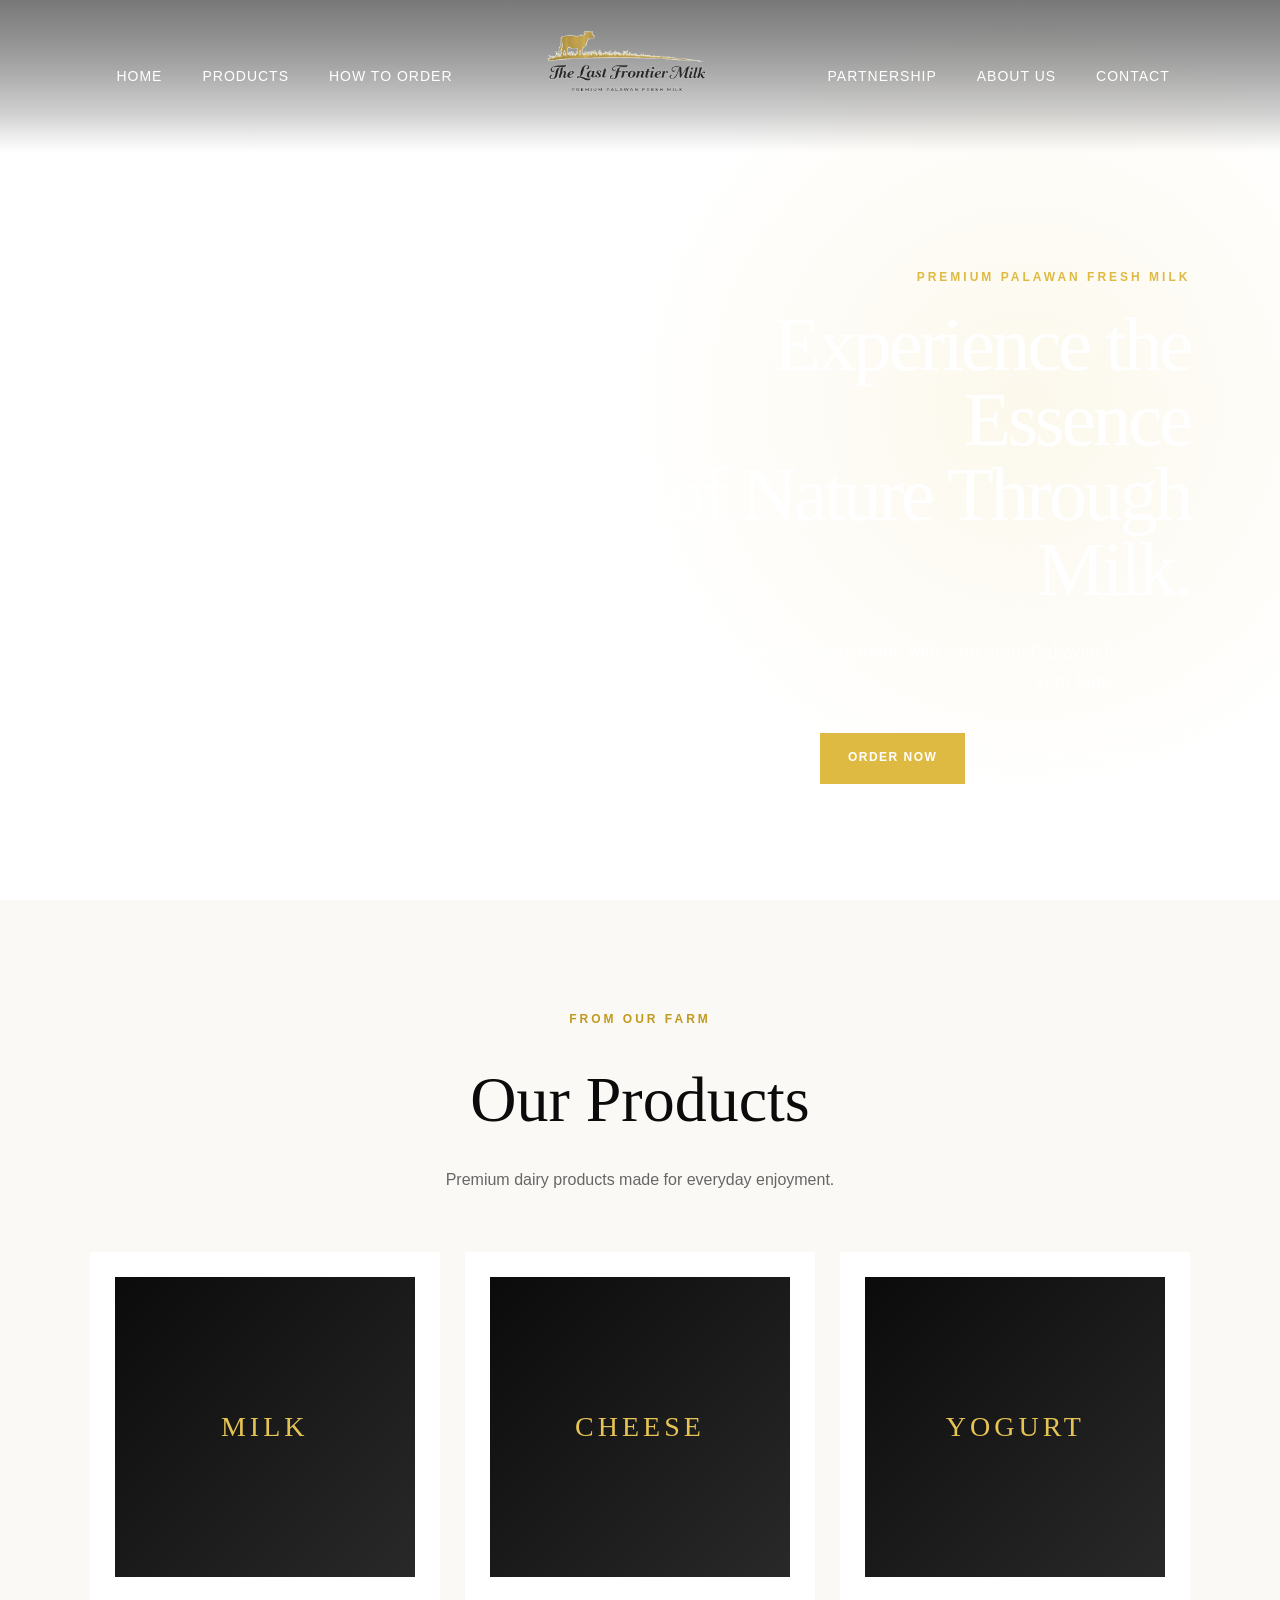
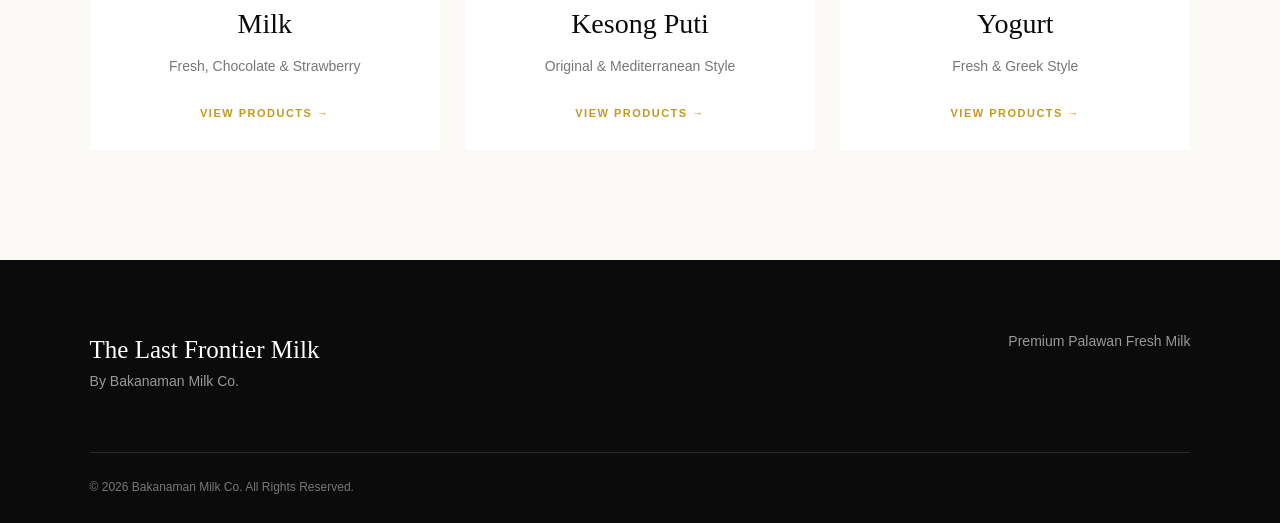
<file: index.html>
<!doctype html>
<html lang="en">
  <head>
    <meta charset="UTF-8" />
    <meta name="viewport" content="width=device-width, initial-scale=1.0" />

    <title>The Last Frontier Milk | Bakanaman</title>

    <meta
      name="description"
      content="The Last Frontier Milk by Bakanaman — Premium Palawan Fresh Milk, Kesong Puti, and Yogurt."
    />

    <link rel="stylesheet" href="css/style.css" />
  </head>

  <body>
    <!-- HEADER -->
    <header>
      <nav class="navbar">
        <ul class="nav-links nav-links-left">
          <li><a href="index.html">Home</a></li>
          <li><a href="products.html">Products</a></li>
          <li><a href="order.html">How to Order</a></li>
        </ul>

        <a href="index.html" class="logo">
          <img
            src="images/the-last-frontier-milk-logo-transparent.png"
            alt="The Last Frontier Milk by Bakanaman"
          />
        </a>

        <ul class="nav-links nav-links-right">
          <li><a href="partnership.html">Partnership</a></li>
          <li><a href="about.html">About Us</a></li>
          <li><a href="contact.html">Contact</a></li>
        </ul>
      </nav>
    </header>

    <!-- HERO -->
    <main>
      <section class="hero">

        <video class="hero-bg" autoplay muted loop playsinline>
          <source src="assets/videos/promotion.mp4" type="video/mp4" />
        </video>

        <div class="hero-content">
          <p class="eyebrow">PREMIUM PALAWAN FRESH MILK</p>

          <h1>
            Experience the Essence<br />
            of Nature Through Milk.
          </h1>

          <p class="hero-text">
            Farm-fresh dairy products made with care, from Palawan to your
            table.
          </p>

          <div class="hero-buttons">
            <a href="order.html" class="button button-gold"> ORDER NOW </a>

            <a href="products.html" class="button button-outline">
              EXPLORE PRODUCTS
            </a>
          </div>
        </div>

        <!--
        <div class="hero-visual">
          <div class="gold-circle"></div>

          <div class="milk-placeholder">
            <span>MILK</span>
          </div>
        </div>
        -->
      </section>

      <!-- PRODUCTS PREVIEW -->
      <section class="products-preview">
        <div class="section-heading">
          <p class="eyebrow">FROM OUR FARM</p>

          <h2>Our Products</h2>

          <p>Premium dairy products made for everyday enjoyment.</p>
        </div>

        <div class="product-cards">
          <div class="product-card">
            <div class="product-image">MILK</div>

            <h3>Milk</h3>

            <p>Fresh, Chocolate & Strawberry</p>

            <a href="products.html"> VIEW PRODUCTS → </a>
          </div>

          <div class="product-card">
            <div class="product-image">CHEESE</div>

            <h3>Kesong Puti</h3>

            <p>Original & Mediterranean Style</p>

            <a href="products.html"> VIEW PRODUCTS → </a>
          </div>

          <div class="product-card">
            <div class="product-image">YOGURT</div>

            <h3>Yogurt</h3>

            <p>Fresh & Greek Style</p>

            <a href="products.html"> VIEW PRODUCTS → </a>
          </div>
        </div>
      </section>
    </main>

    <!-- FOOTER -->
    <footer>
      <div class="footer-content">
        <div>
          <h3>The Last Frontier Milk</h3>
          <p>By Bakanaman Milk Co.</p>
        </div>

        <div>
          <p>Premium Palawan Fresh Milk</p>
        </div>
      </div>

      <div class="footer-bottom">
        © 2026 Bakanaman Milk Co. All Rights Reserved.
      </div>
    </footer>
  </body>
</html>
</file>
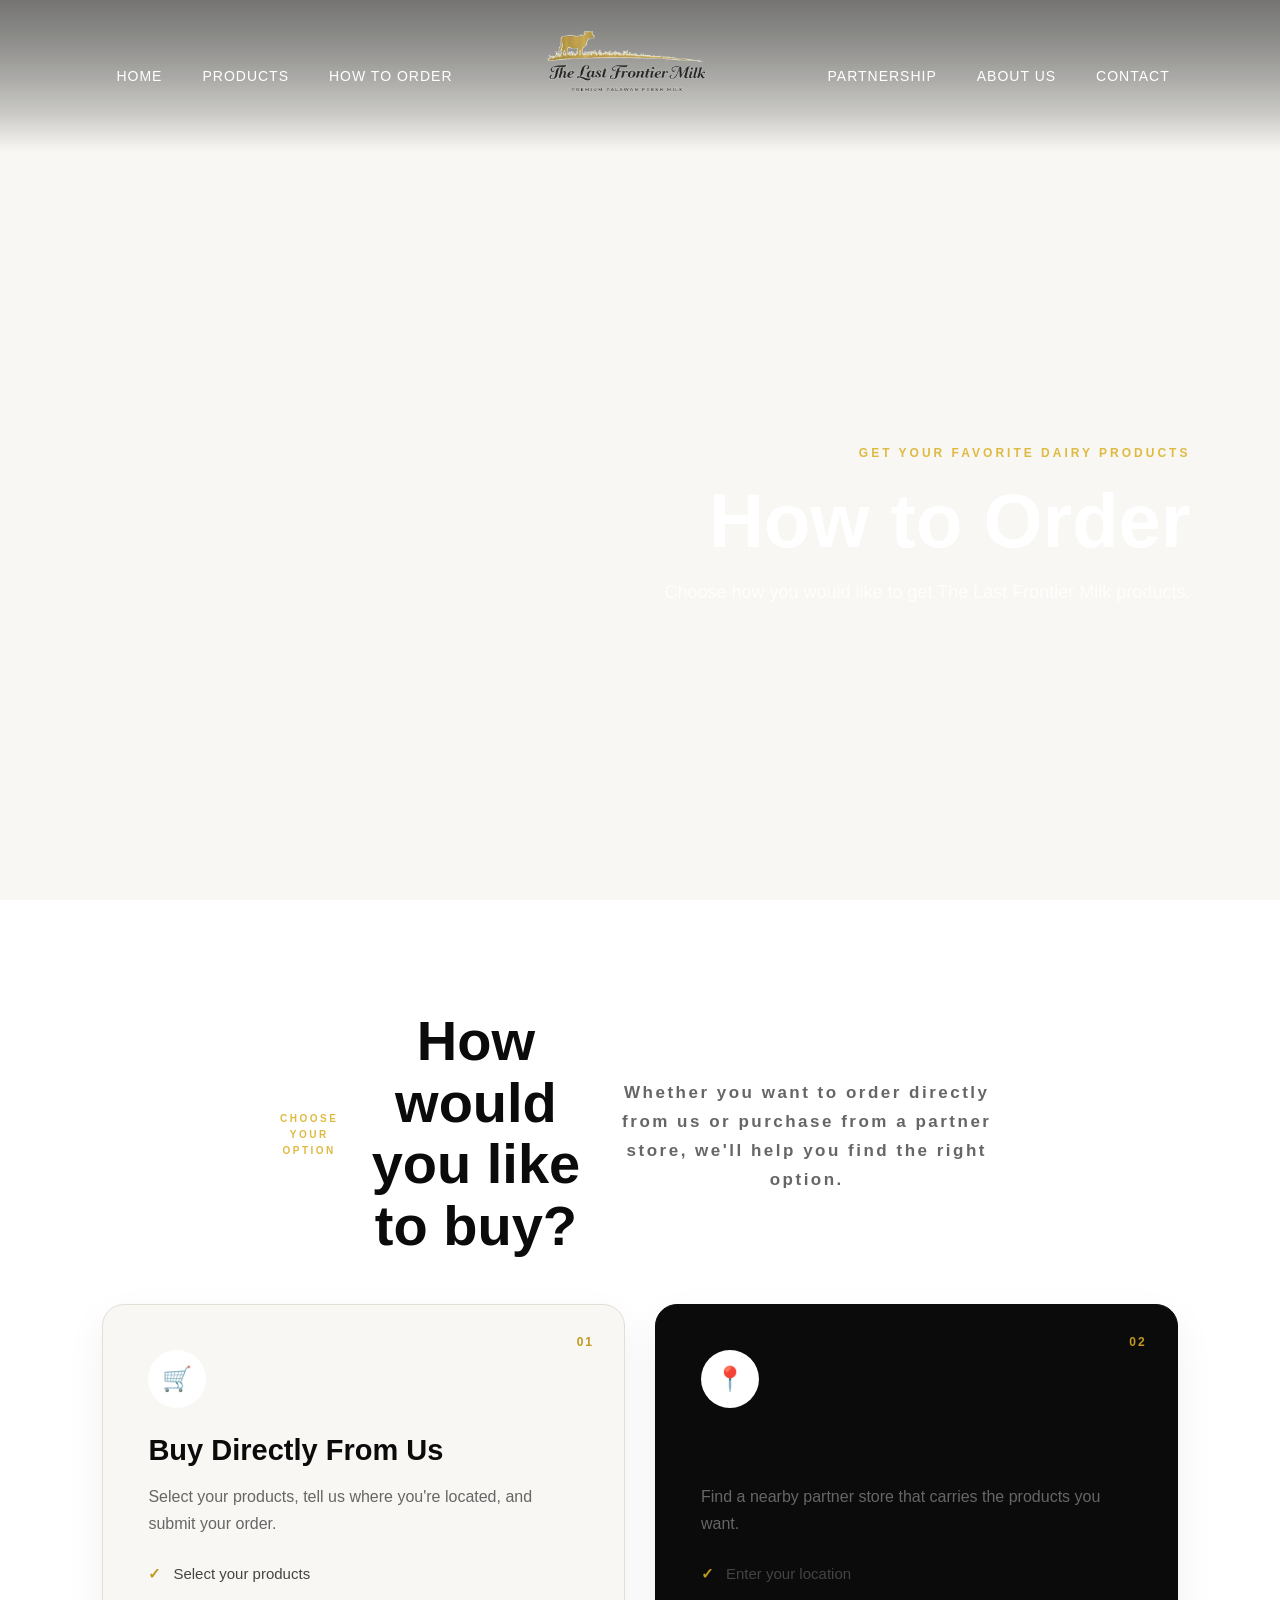
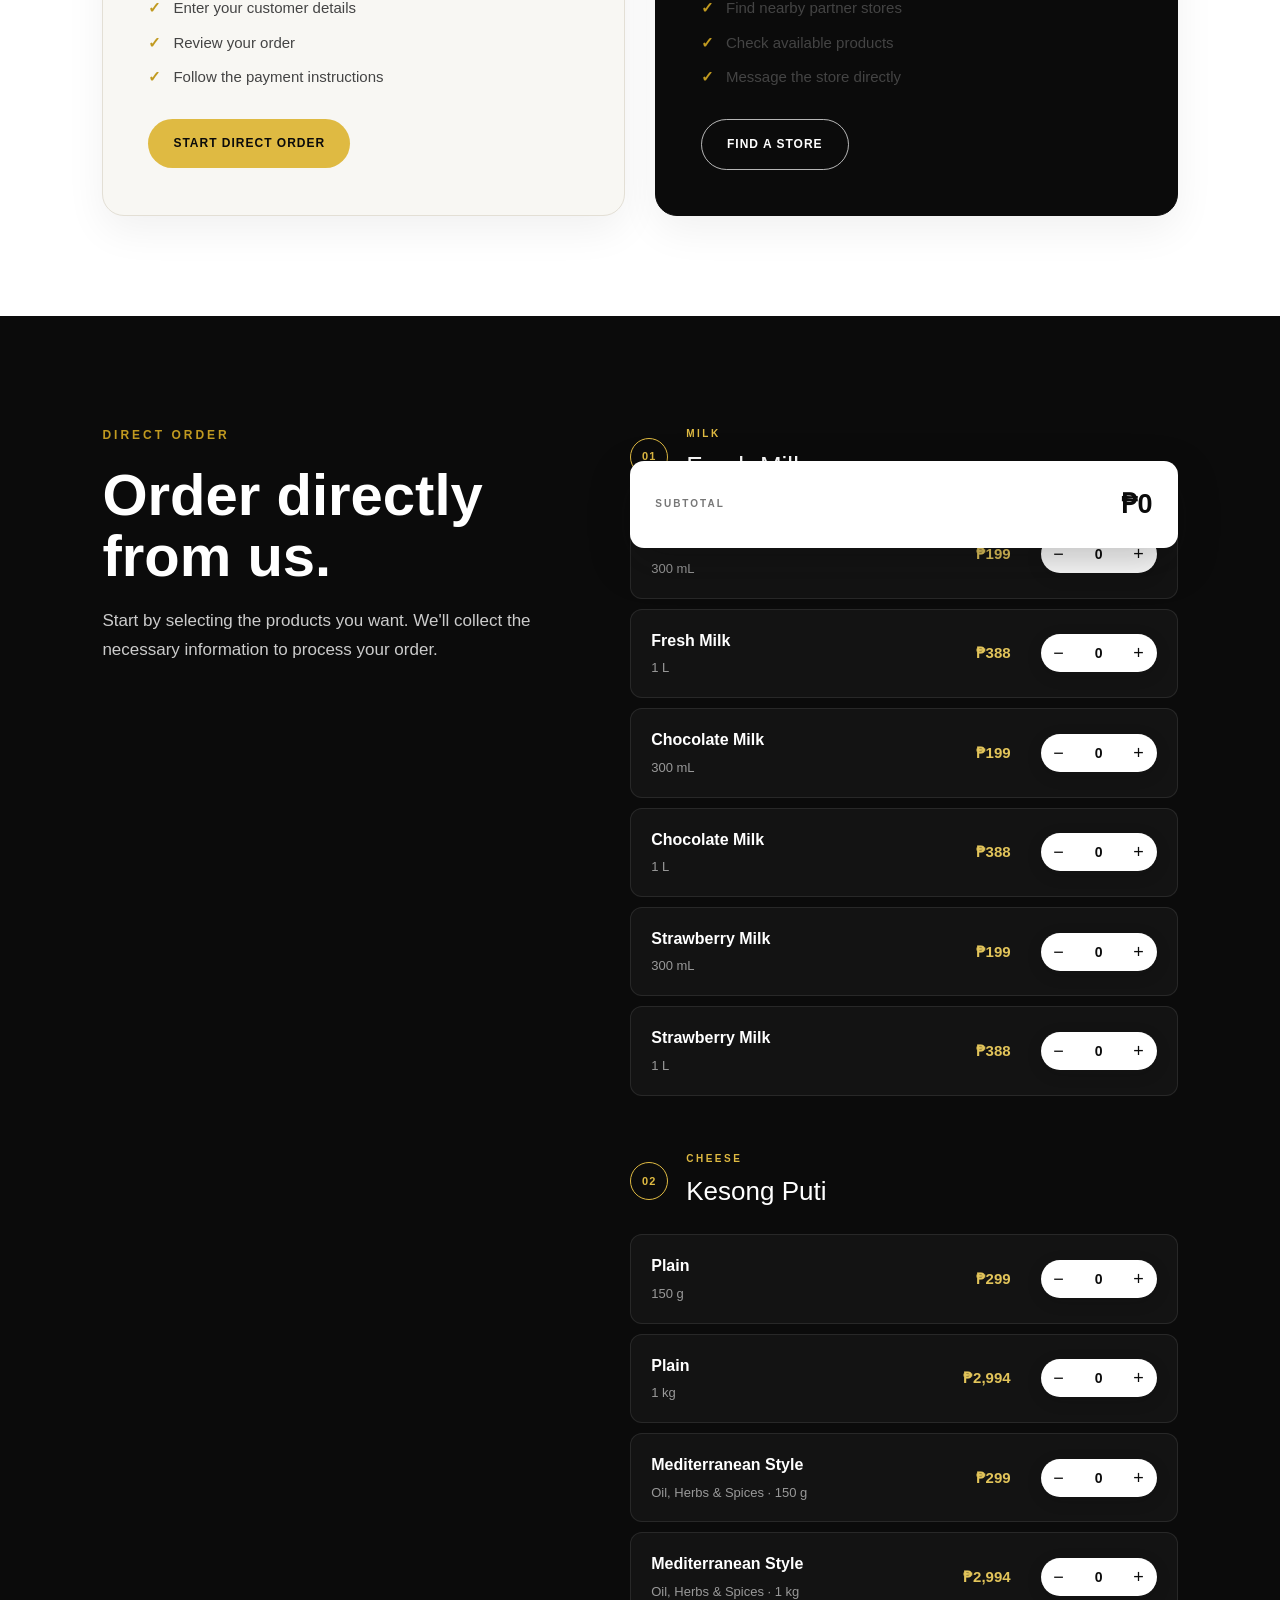
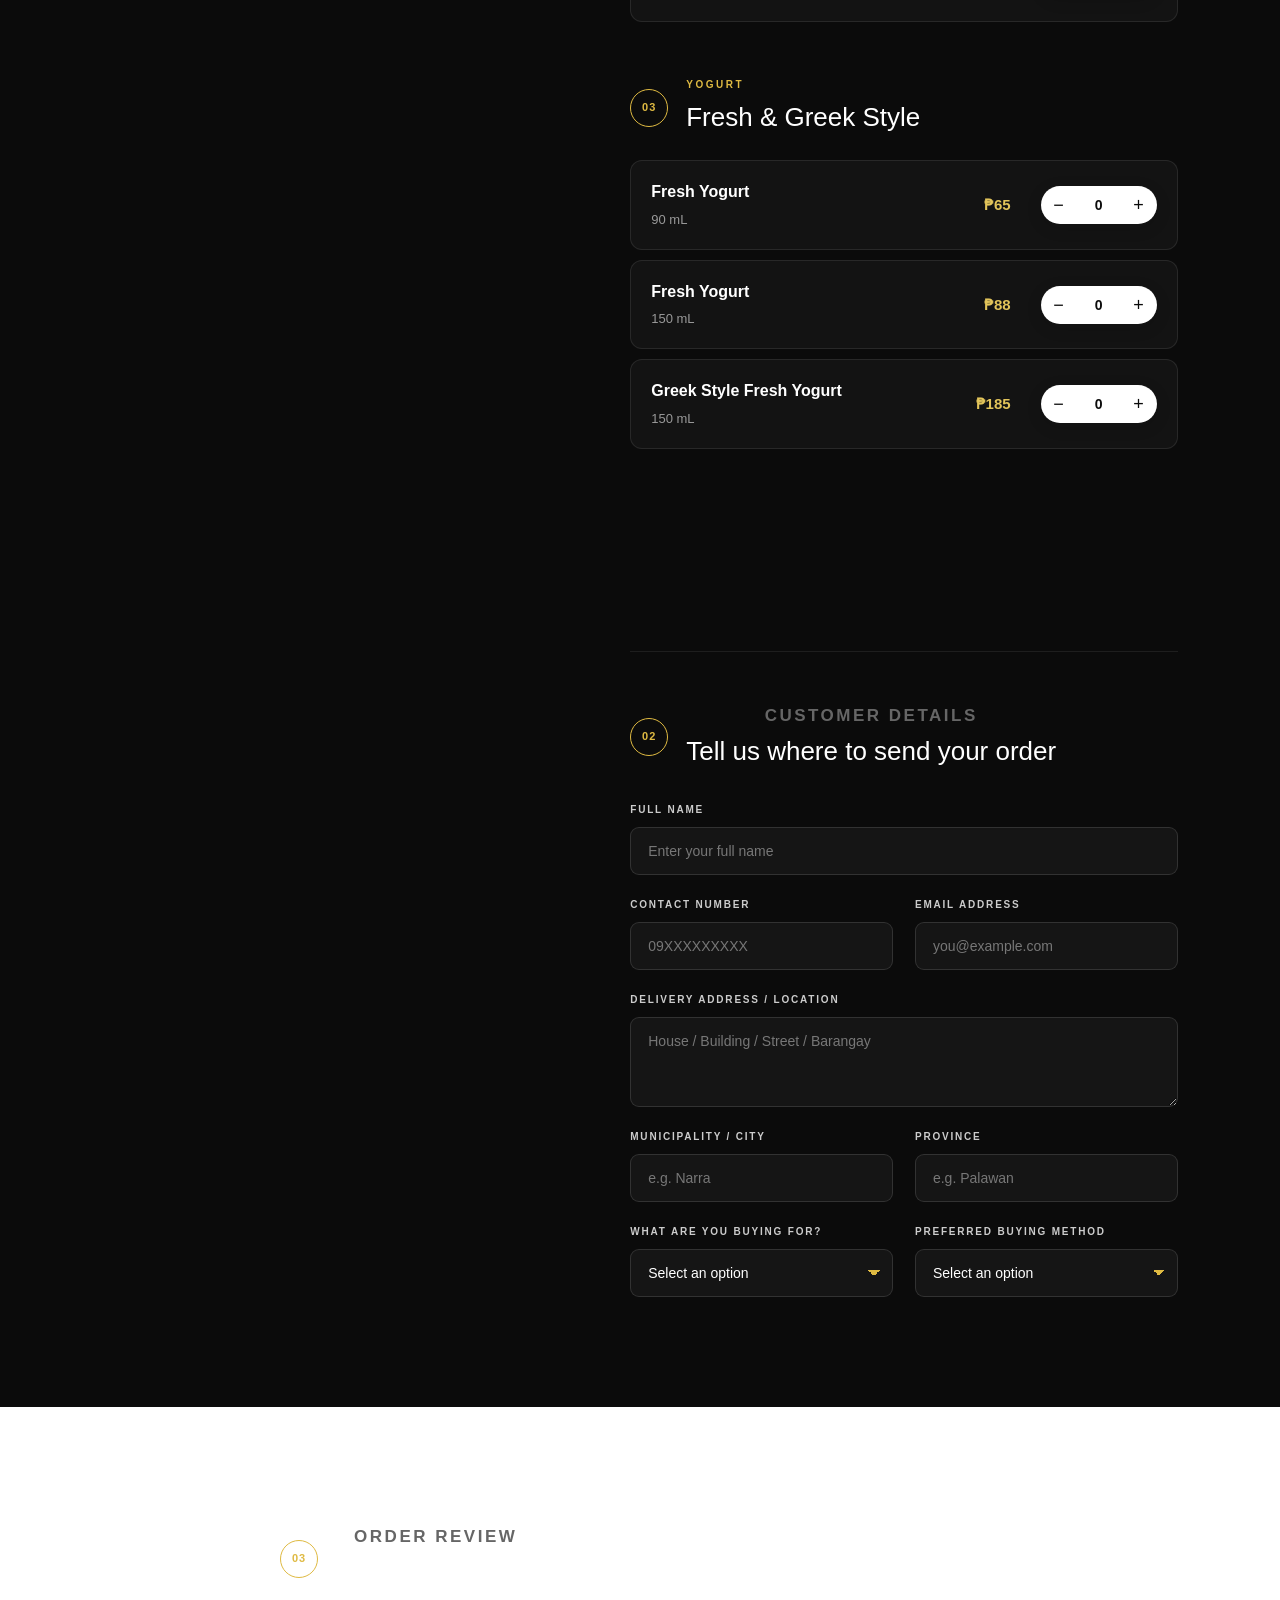
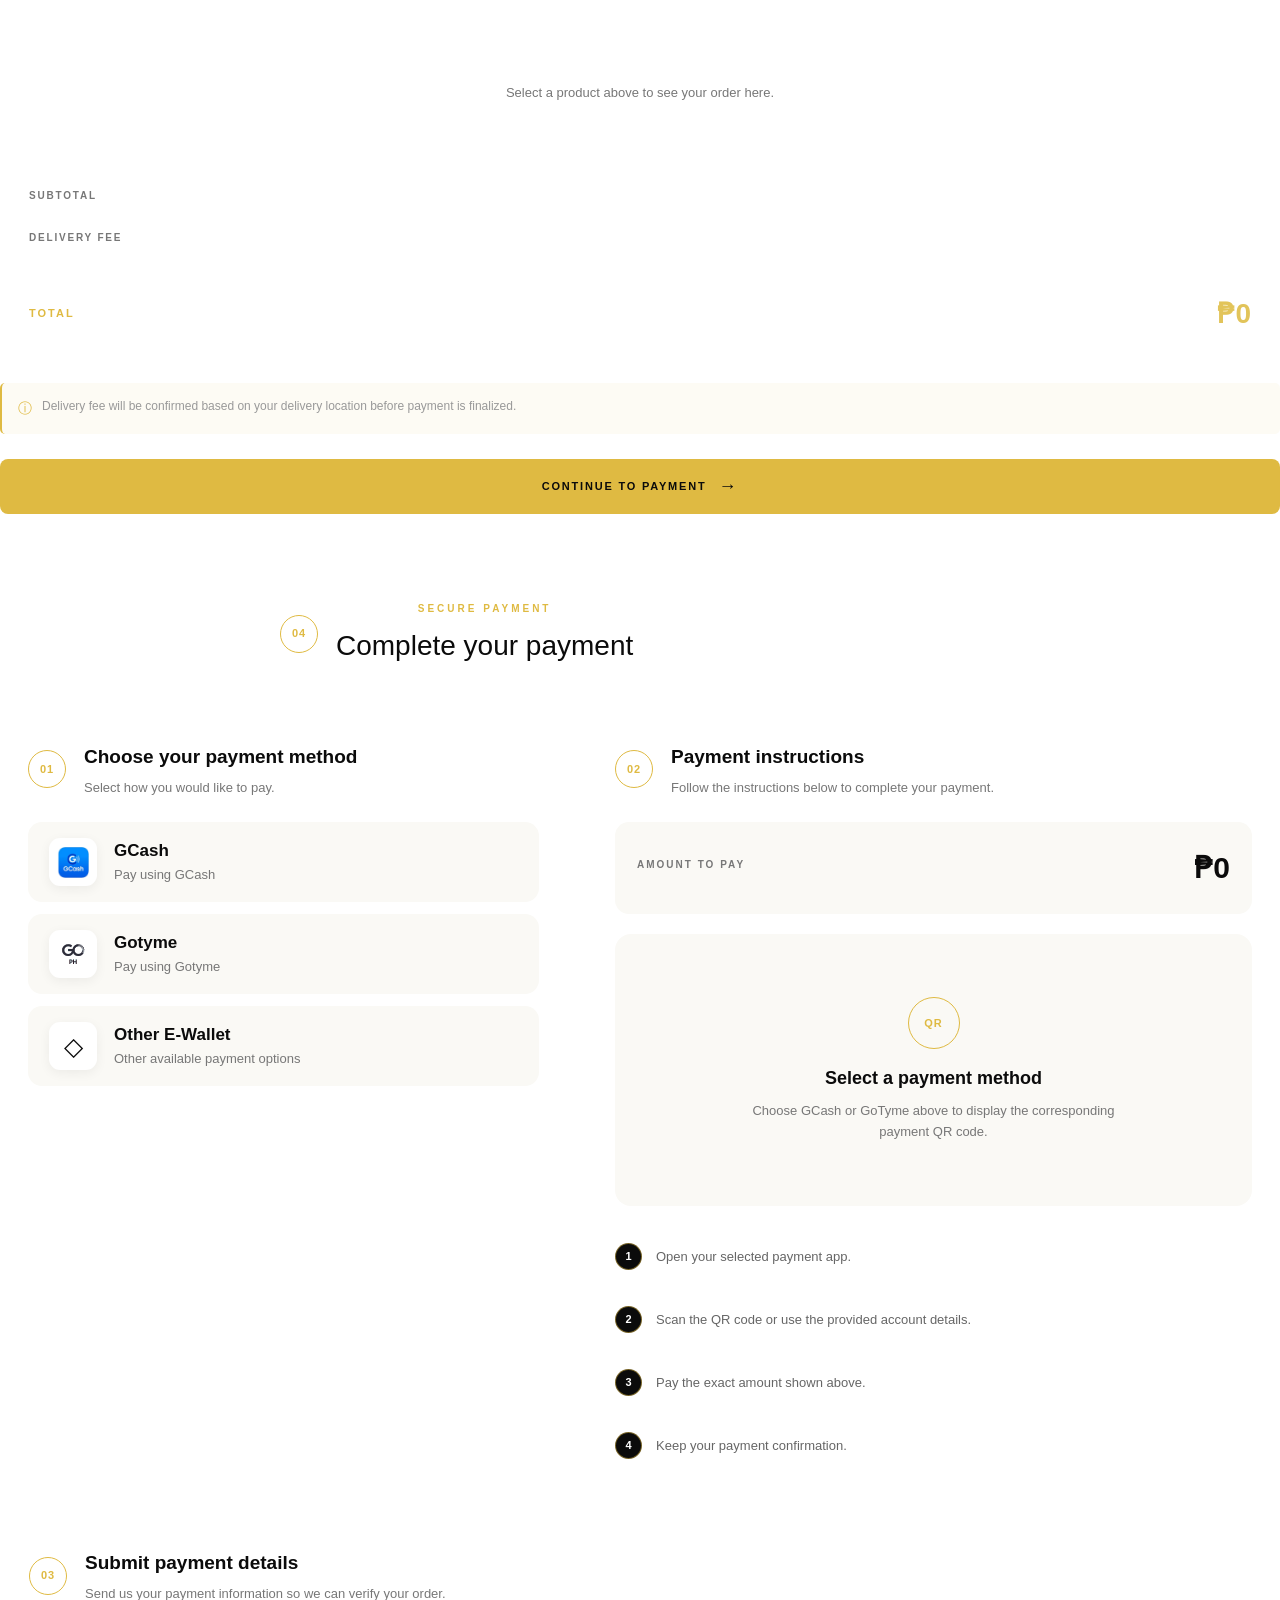
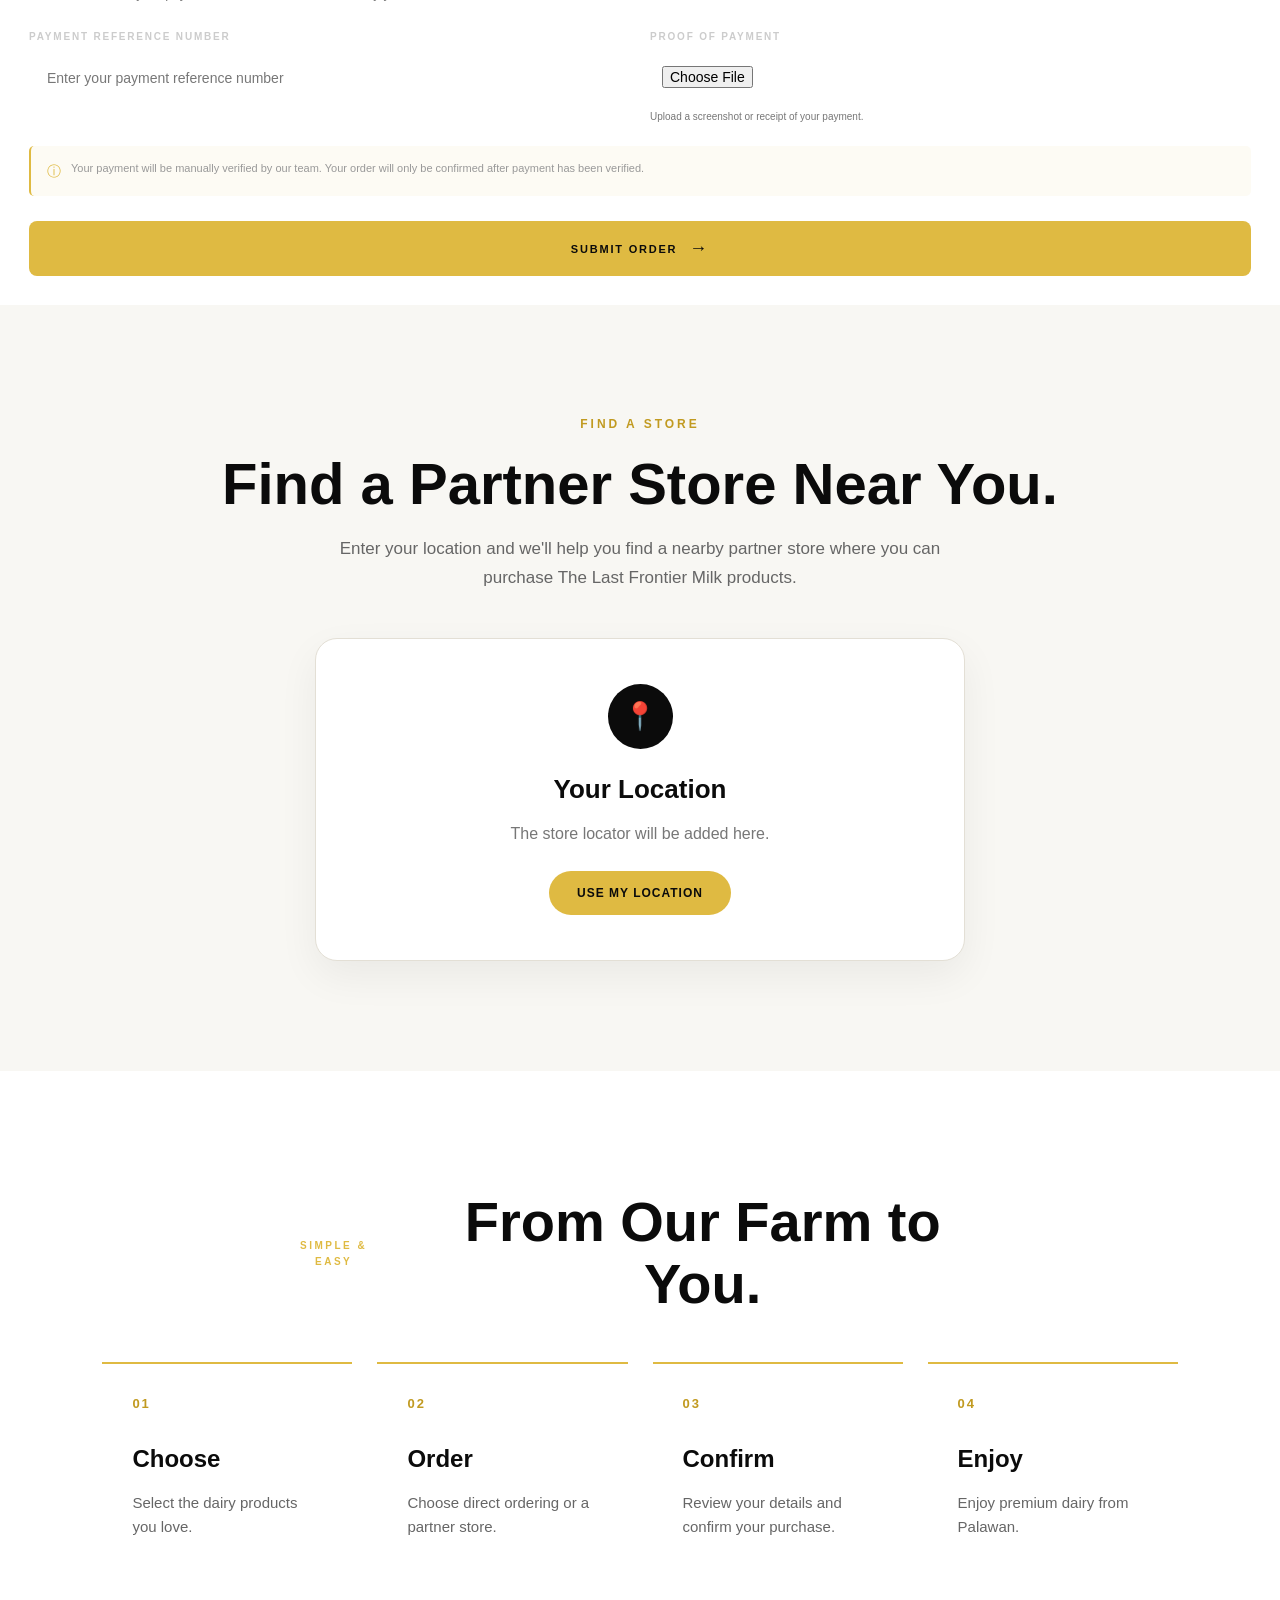
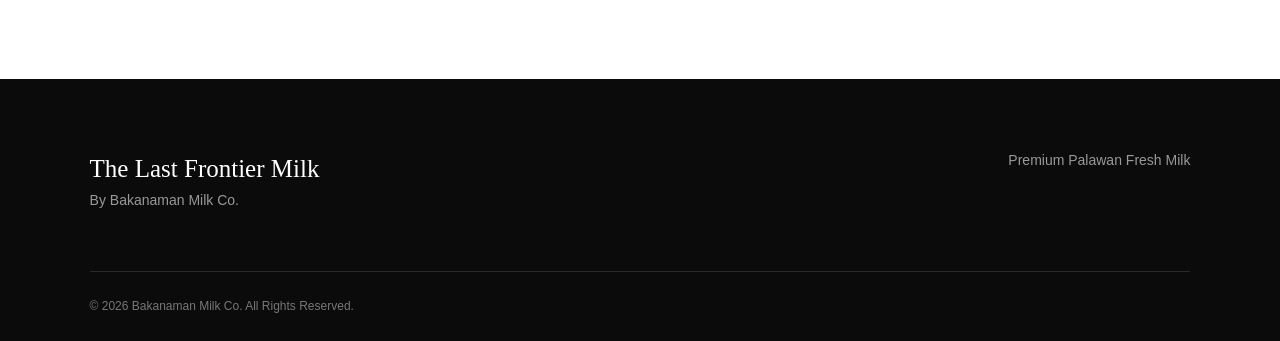
<file: order.html>
<!DOCTYPE html>
<html lang="en">

<head>

    <meta charset="UTF-8">

    <meta name="viewport"
          content="width=device-width, initial-scale=1.0">

    <title>How to Order | The Last Frontier Milk</title>

    <meta name="description"
          content="Order The Last Frontier Milk products directly or find a partner store near you.">

    <link rel="stylesheet" href="css/style.css">
    <link rel="stylesheet" href="css/order.css">

</head>


<body>


    <!-- HEADER -->

    <header>

        <nav class="navbar">

            <ul class="nav-links nav-links-left">

                <li>
                    <a href="index.html">Home</a>
                </li>

                <li>
                    <a href="products.html">Products</a>
                </li>

                <li>
                    <a href="order.html">How to Order</a>
                </li>

            </ul>

            <a href="index.html" class="logo">

                <img src="images/the-last-frontier-milk-logo-transparent.png"
                     alt="The Last Frontier Milk by Bakanaman">

            </a>

            <ul class="nav-links nav-links-right">

                <li>
                    <a href="partnership.html">Partnership</a>
                </li>

                <li>
                    <a href="about.html">About Us</a>
                </li>

                <li>
                    <a href="contact.html">Contact</a>
                </li>

            </ul>

        </nav>

    </header>



    <!-- ORDER PAGE -->

    <main>


        <!-- ORDER HERO -->

        <section class="order-hero">

            <video class="hero-bg" autoplay muted loop playsinline>
                <source src="assets/videos/promotion.mp4" type="video/mp4" />
            </video>

            <div class="order-hero-content">

                <p class="eyebrow">
                    GET YOUR FAVORITE DAIRY PRODUCTS
                </p>

                <h1>
                    How to Order
                </h1>

                <p>
                    Choose how you would like to get
                    The Last Frontier Milk products.
                </p>

            </div>

        </section>



        <!-- TWO ORDER OPTIONS -->

        <section class="order-options">

            <div class="order-section-heading">

                <p class="eyebrow">
                    CHOOSE YOUR OPTION
                </p>

                <h2>
                    How would you like to buy?
                </h2>

                <p>
                    Whether you want to order directly from us
                    or purchase from a partner store, we'll
                    help you find the right option.
                </p>

            </div>


            <div class="order-option-grid">


                <!-- DIRECT ORDER -->

                <article class="order-option-card">

                    <div class="option-number">
                        01
                    </div>

                    <div class="option-icon">
                        🛒
                    </div>

                    <h3>
                        Buy Directly From Us
                    </h3>

                    <p>
                        Select your products, tell us where
                        you're located, and submit your order.
                    </p>

                    <ul>

                        <li>
                            Select your products
                        </li>

                        <li>
                            Enter your customer details
                        </li>

                        <li>
                            Review your order
                        </li>

                        <li>
                            Follow the payment instructions
                        </li>

                    </ul>

                    <a href="#direct-order"
                       class="button button-gold">

                        START DIRECT ORDER

                    </a>

                </article>



                <!-- PARTNER STORE -->

                <article class="order-option-card dark-option">

                    <div class="option-number">
                        02
                    </div>

                    <div class="option-icon">
                        📍
                    </div>

                    <h3>
                        Find a Partner Store
                    </h3>

                    <p>
                        Find a nearby partner store that carries
                        the products you want.
                    </p>

                    <ul>

                        <li>
                            Enter your location
                        </li>

                        <li>
                            Find nearby partner stores
                        </li>

                        <li>
                            Check available products
                        </li>

                        <li>
                            Message the store directly
                        </li>

                    </ul>

                    <a href="#partner-store"
                       class="button button-outline-light">

                        FIND A STORE

                    </a>

                </article>


            </div>

        </section>



        <!-- DIRECT ORDER SECTION -->

        <section id="direct-order"
                 class="order-form-section">

            <div class="order-form-intro">

                <p class="eyebrow">
                    DIRECT ORDER
                </p>

                <h2>
                    Order directly from us.
                </h2>

                <p>
                    Start by selecting the products you want.
                    We'll collect the necessary information
                    to process your order.
                </p>

            </div>


      <div class="product-order-area">

    <!-- MILK -->

    <div class="order-category">

        <div class="order-category-title">

            <span>01</span>

            <div>
                <p class="order-category-label">MILK</p>
                <h3>Fresh Milk</h3>
            </div>

        </div>


        <div class="order-product-list">


            <!-- Fresh Milk 300 mL -->

            <div class="order-product-row">

                <div class="order-product-info">

                    <h4>Fresh Milk</h4>

                    <p>300 mL</p>

                </div>

                <strong>₱199</strong>

                <div class="quantity-control">

                    <button type="button"
                            onclick="changeQuantity('fresh-300', -1)">
                        −
                    </button>

                    <input
                        type="number"
                        id="fresh-300"
                        value="0"
                        min="0"
                        data-price="199"
                        onchange="calculateOrder()">

                    <button type="button"
                            onclick="changeQuantity('fresh-300', 1)">
                        +
                    </button>

                </div>

            </div>


            <!-- Fresh Milk 1 L -->

            <div class="order-product-row">

                <div class="order-product-info">

                    <h4>Fresh Milk</h4>

                    <p>1 L</p>

                </div>

                <strong>₱388</strong>

                <div class="quantity-control">

                    <button type="button"
                            onclick="changeQuantity('fresh-1l', -1)">
                        −
                    </button>

                    <input
                        type="number"
                        id="fresh-1l"
                        value="0"
                        min="0"
                        data-price="388"
                        onchange="calculateOrder()">

                    <button type="button"
                            onclick="changeQuantity('fresh-1l', 1)">
                        +
                    </button>

                </div>

            </div>


            <!-- Chocolate Milk 300 mL -->

            <div class="order-product-row">

                <div class="order-product-info">

                    <h4>Chocolate Milk</h4>

                    <p>300 mL</p>

                </div>

                <strong>₱199</strong>

                <div class="quantity-control">

                    <button type="button"
                            onclick="changeQuantity('choco-300', -1)">
                        −
                    </button>

                    <input
                        type="number"
                        id="choco-300"
                        value="0"
                        min="0"
                        data-price="199"
                        onchange="calculateOrder()">

                    <button type="button"
                            onclick="changeQuantity('choco-300', 1)">
                        +
                    </button>

                </div>

            </div>


            <!-- Chocolate Milk 1 L -->

            <div class="order-product-row">

                <div class="order-product-info">

                    <h4>Chocolate Milk</h4>

                    <p>1 L</p>

                </div>

                <strong>₱388</strong>

                <div class="quantity-control">

                    <button type="button"
                            onclick="changeQuantity('choco-1l', -1)">
                        −
                    </button>

                    <input
                        type="number"
                        id="choco-1l"
                        value="0"
                        min="0"
                        data-price="388"
                        onchange="calculateOrder()">

                    <button type="button"
                            onclick="changeQuantity('choco-1l', 1)">
                        +
                    </button>

                </div>

            </div>


            <!-- Strawberry Milk 300 mL -->

            <div class="order-product-row">

                <div class="order-product-info">

                    <h4>Strawberry Milk</h4>

                    <p>300 mL</p>

                </div>

                <strong>₱199</strong>

                <div class="quantity-control">

                    <button type="button"
                            onclick="changeQuantity('strawberry-300', -1)">
                        −
                    </button>

                    <input
                        type="number"
                        id="strawberry-300"
                        value="0"
                        min="0"
                        data-price="199"
                        onchange="calculateOrder()">

                    <button type="button"
                            onclick="changeQuantity('strawberry-300', 1)">
                        +
                    </button>

                </div>

            </div>


            <!-- Strawberry Milk 1 L -->

            <div class="order-product-row">

                <div class="order-product-info">

                    <h4>Strawberry Milk</h4>

                    <p>1 L</p>

                </div>

                <strong>₱388</strong>

                <div class="quantity-control">

                    <button type="button"
                            onclick="changeQuantity('strawberry-1l', -1)">
                        −
                    </button>

                    <input
                        type="number"
                        id="strawberry-1l"
                        value="0"
                        min="0"
                        data-price="388"
                        onchange="calculateOrder()">

                    <button type="button"
                            onclick="changeQuantity('strawberry-1l', 1)">
                        +
                    </button>

                </div>

            </div>

        </div>

    </div>


    <!-- KESONG PUTI -->

    <div class="order-category">

        <div class="order-category-title">

            <span>02</span>

            <div>
                <p class="order-category-label">CHEESE</p>
                <h3>Kesong Puti</h3>
            </div>

        </div>


        <div class="order-product-list">


            <div class="order-product-row">

                <div class="order-product-info">

                    <h4>Plain</h4>

                    <p>150 g</p>

                </div>

                <strong>₱299</strong>

                <div class="quantity-control">

                    <button type="button"
                            onclick="changeQuantity('plain-150', -1)">
                        −
                    </button>

                    <input
                        type="number"
                        id="plain-150"
                        value="0"
                        min="0"
                        data-price="299"
                        onchange="calculateOrder()">

                    <button type="button"
                            onclick="changeQuantity('plain-150', 1)">
                        +
                    </button>

                </div>

            </div>


            <div class="order-product-row">

                <div class="order-product-info">

                    <h4>Plain</h4>

                    <p>1 kg</p>

                </div>

                <strong>₱2,994</strong>

                <div class="quantity-control">

                    <button type="button"
                            onclick="changeQuantity('plain-1kg', -1)">
                        −
                    </button>

                    <input
                        type="number"
                        id="plain-1kg"
                        value="0"
                        min="0"
                        data-price="2994"
                        onchange="calculateOrder()">

                    <button type="button"
                            onclick="changeQuantity('plain-1kg', 1)">
                        +
                    </button>

                </div>

            </div>


            <div class="order-product-row">

                <div class="order-product-info">

                    <h4>Mediterranean Style</h4>

                    <p>Oil, Herbs & Spices · 150 g</p>

                </div>

                <strong>₱299</strong>

                <div class="quantity-control">

                    <button type="button"
                            onclick="changeQuantity('med-150', -1)">
                        −
                    </button>

                    <input
                        type="number"
                        id="med-150"
                        value="0"
                        min="0"
                        data-price="299"
                        onchange="calculateOrder()">

                    <button type="button"
                            onclick="changeQuantity('med-150', 1)">
                        +
                    </button>

                </div>

            </div>


            <div class="order-product-row">

                <div class="order-product-info">

                    <h4>Mediterranean Style</h4>

                    <p>Oil, Herbs & Spices · 1 kg</p>

                </div>

                <strong>₱2,994</strong>

                <div class="quantity-control">

                    <button type="button"
                            onclick="changeQuantity('med-1kg', -1)">
                        −
                    </button>

                    <input
                        type="number"
                        id="med-1kg"
                        value="0"
                        min="0"
                        data-price="2994"
                        onchange="calculateOrder()">

                    <button type="button"
                            onclick="changeQuantity('med-1kg', 1)">
                        +
                    </button>

                </div>

            </div>

        </div>

    </div>


    <!-- YOGURT -->

    <div class="order-category">

        <div class="order-category-title">

            <span>03</span>

            <div>
                <p class="order-category-label">YOGURT</p>
                <h3>Fresh & Greek Style</h3>
            </div>

        </div>


        <div class="order-product-list">


            <div class="order-product-row">

                <div class="order-product-info">

                    <h4>Fresh Yogurt</h4>

                    <p>90 mL</p>

                </div>

                <strong>₱65</strong>

                <div class="quantity-control">

                    <button type="button"
                            onclick="changeQuantity('yogurt-90', -1)">
                        −
                    </button>

                    <input
                        type="number"
                        id="yogurt-90"
                        value="0"
                        min="0"
                        data-price="65"
                        onchange="calculateOrder()">

                    <button type="button"
                            onclick="changeQuantity('yogurt-90', 1)">
                        +
                    </button>

                </div>

            </div>


            <div class="order-product-row">

                <div class="order-product-info">

                    <h4>Fresh Yogurt</h4>

                    <p>150 mL</p>

                </div>

                <strong>₱88</strong>

                <div class="quantity-control">

                    <button type="button"
                            onclick="changeQuantity('yogurt-150', -1)">
                        −
                    </button>

                    <input
                        type="number"
                        id="yogurt-150"
                        value="0"
                        min="0"
                        data-price="88"
                        onchange="calculateOrder()">

                    <button type="button"
                            onclick="changeQuantity('yogurt-150', 1)">
                        +
                    </button>

                </div>

            </div>


            <div class="order-product-row">

                <div class="order-product-info">

                    <h4>Greek Style Fresh Yogurt</h4>

                    <p>150 mL</p>

                </div>

                <strong>₱185</strong>

                <div class="quantity-control">

                    <button type="button"
                            onclick="changeQuantity('greek-150', -1)">
                        −
                    </button>

                    <input
                        type="number"
                        id="greek-150"
                        value="0"
                        min="0"
                        data-price="185"
                        onchange="calculateOrder()">

                    <button type="button"
                            onclick="changeQuantity('greek-150', 1)">
                        +
                    </button>

                </div>

            </div>

        </div>

    </div>


    <!-- ORDER SUMMARY -->

    <div class="order-summary">

        <div>

            <span>
                SUBTOTAL
            </span>

            <strong id="order-subtotal">
                ₱0
            </strong>

        </div>

    </div>

    <!-- CUSTOMER INFORMATION -->

<div class="customer-information">

    <div class="order-section-heading">
        <span>02</span>

        <div>
            <p>CUSTOMER DETAILS</p>
            <h3>Tell us where to send your order</h3>
        </div>
    </div>


    <div class="customer-form">

        <!-- Full Name -->
        <div class="form-field full-width">
            <label for="customer-name">
                FULL NAME
            </label>

            <input
                type="text"
                id="customer-name"
                name="customer_name"
                placeholder="Enter your full name"
            >
        </div>


        <!-- Contact Number -->
        <div class="form-field">

            <label for="customer-contact">
                CONTACT NUMBER
            </label>

            <input
                type="tel"
                id="customer-contact"
                name="customer_contact"
                placeholder="09XXXXXXXXX"
            >

        </div>


        <!-- Email -->
        <div class="form-field">

            <label for="customer-email">
                EMAIL ADDRESS
            </label>

            <input
                type="email"
                id="customer-email"
                name="customer_email"
                placeholder="you@example.com"
            >

        </div>


        <!-- Address -->
        <div class="form-field full-width">

            <label for="customer-address">
                DELIVERY ADDRESS / LOCATION
            </label>

            <textarea
                id="customer-address"
                name="customer_address"
                rows="3"
                placeholder="House / Building / Street / Barangay"
            ></textarea>

        </div>


        <!-- Municipality -->
        <div class="form-field">

            <label for="customer-municipality">
                MUNICIPALITY / CITY
            </label>

            <input
                type="text"
                id="customer-municipality"
                name="customer_municipality"
                placeholder="e.g. Narra"
            >

        </div>


        <!-- Province -->
        <div class="form-field">

            <label for="customer-province">
                PROVINCE
            </label>

            <input
                type="text"
                id="customer-province"
                name="customer_province"
                placeholder="e.g. Palawan"
            >

        </div>


        <!-- Purchase Purpose -->
        <div class="form-field">

            <label for="purchase-purpose">
                WHAT ARE YOU BUYING FOR?
            </label>

            <select
                id="purchase-purpose"
                name="purchase_purpose"
            >

                <option value="">
                    Select an option
                </option>

                <option value="Personal Consumption">
                    Personal Consumption
                </option>

                <option value="Business / Reselling">
                    Business / Reselling
                </option>

                <option value="Café / Restaurant">
                    Café / Restaurant
                </option>

                <option value="Hotel / Resort">
                    Hotel / Resort
                </option>

                <option value="Event / Catering">
                    Event / Catering
                </option>

                <option value="Other">
                    Other
                </option>

            </select>

        </div>


        <!-- Buying Method -->
        <div class="form-field">

            <label for="buying-method">
                PREFERRED BUYING METHOD
            </label>

            <select
                id="buying-method"
                name="buying_method"
            >

                <option value="">
                    Select an option
                </option>

                <option value="Direct Online">
                    Direct Online
                </option>

                <option value="Partner Store">
                    Partner Store
                </option>

                <option value="Not Sure">
                    Not Sure
                </option>

            </select>

        </div>

    </div>

</div>


</div>

        </section>

<!-- REVIEW ORDER -->

<div class="review-order">

    <div class="order-section-heading">

        <span>03</span>

        <div>
            <p>ORDER REVIEW</p>
            <h3>Check your order</h3>
        </div>

    </div>


    <div class="review-card">

        <div id="review-items">
            <!-- Selected products will appear here -->
        </div>


        <div class="review-divider"></div>


        <div class="review-total-row">

            <span>SUBTOTAL</span>

            <strong id="review-subtotal">
                ₱0
            </strong>

        </div>


        <div class="review-total-row">

            <span>DELIVERY FEE</span>

            <strong id="review-delivery">
                To be calculated
            </strong>

        </div>


        <div class="review-grand-total">

            <span>TOTAL</span>

            <strong id="review-total">
                ₱0
            </strong>

        </div>

    </div>


    <div class="review-note">

        <span>ⓘ</span>

        <p>
            Delivery fee will be confirmed based on your
            delivery location before payment is finalized.
        </p>

    </div>


    <button
        type="button"
        class="continue-payment-button"
        onclick="goToPayment()"
    >
        CONTINUE TO PAYMENT
        <span>→</span>
    </button>

</div>


<!-- PAYMENT SECTION -->

<div class="payment-section" id="payment-section">

    <div class="order-section-heading">

        <span>04</span>

        <div>
            <p>SECURE PAYMENT</p>
            <h3>Complete your payment</h3>
        </div>

    </div>


    <div class="payment-layout">

        <!-- PAYMENT METHOD -->

        <div class="payment-method-card">

            <div class="payment-card-heading">
                <span>01</span>

                <div>
                    <h4>Choose your payment method</h4>
                    <p>Select how you would like to pay.</p>
                </div>
            </div>


            <div class="payment-methods">

                <label class="payment-option">

                    <input
                        type="radio"
                        name="payment_method"
                        value="GCash"
                        onchange="selectPaymentMethod('GCash')"
                    >

                    <div class="payment-option-content">

                       <div class="payment-option-icon">
    <img
        src="images/gcash-icon.png"
        alt="GCash"
    >
</div>

                        <div>
                            <strong>GCash</strong>
                            <span>Pay using GCash</span>
                        </div>

                    </div>

                    <span class="payment-check">✓</span>

                </label>


                <label class="payment-option">

                    <input
                        type="radio"
                        name="payment_method"
                        value="Gotyme"
                        onchange="selectPaymentMethod('Gotyme')"
                    >

                    <div class="payment-option-content">

                      <div class="payment-option-icon">
    <img
        src="images/gotyme-icon.png"
        alt="GoTyme"
    >
</div> 

                        <div>
                            <strong>Gotyme</strong>
                            <span>Pay using Gotyme</span>
                        </div>

                    </div>

                    <span class="payment-check">✓</span>

                </label>


                <label class="payment-option">

                    <input
                        type="radio"
                        name="payment_method"
                        value="Other E-Wallet"
                        onchange="selectPaymentMethod('Other E-Wallet')"
                    >

                    <div class="payment-option-content">

                        <div class="payment-option-icon wallet-icon">
    ◇
</div>

                        <div>
                            <strong>Other E-Wallet</strong>
                            <span>Other available payment options</span>
                        </div>

                    </div>

                    <span class="payment-check">✓</span>

                </label>

            </div>

        </div>


        <!-- PAYMENT INSTRUCTIONS -->

        <div class="payment-instructions-card">

            <div class="payment-card-heading">

                <span>02</span>

                <div>
                    <h4>Payment instructions</h4>
                    <p>Follow the instructions below to complete your payment.</p>
                </div>

            </div>


            <div class="payment-amount">

                <span>AMOUNT TO PAY</span>

                <strong id="payment-total">
                    ₱0
                </strong>

            </div>


            <div class="payment-qr-area" id="payment-qr-area">

    <div class="payment-selection-message">
        <div class="payment-qr-icon">QR</div>

        <h4>Select a payment method</h4>

        <p>
            Choose GCash or GoTyme above to display the
            corresponding payment QR code.
        </p>
    </div>

</div>


            <div class="payment-steps">

                <div>
                    <span>1</span>
                    <p>Open your selected payment app.</p>
                </div>

                <div>
                    <span>2</span>
                    <p>Scan the QR code or use the provided account details.</p>
                </div>

                <div>
                    <span>3</span>
                    <p>Pay the exact amount shown above.</p>
                </div>

                <div>
                    <span>4</span>
                    <p>Keep your payment confirmation.</p>
                </div>

            </div>

        </div>

    </div>


    <!-- PAYMENT DETAILS -->

    <div class="payment-submission-card">

        <div class="payment-card-heading">

            <span>03</span>

            <div>
                <h4>Submit payment details</h4>
                <p>
                    Send us your payment information so we can verify your order.
                </p>
            </div>

        </div>


        <div class="payment-form">

            <div class="form-field">

                <label for="payment-reference">
                    PAYMENT REFERENCE NUMBER
                </label>

                <input
                    type="text"
                    id="payment-reference"
                    name="payment_reference"
                    placeholder="Enter your payment reference number"
                >

            </div>


            <div class="form-field">

                <label for="payment-proof">
                    PROOF OF PAYMENT
                </label>

                <input
                    type="file"
                    id="payment-proof"
                    name="payment_proof"
                    accept="image/*,.pdf"
                >

                <small>
                    Upload a screenshot or receipt of your payment.
                </small>

            </div>

        </div>


        <div class="payment-verification-note">

            <span>ⓘ</span>

            <p>
                Your payment will be manually verified by our team.
                Your order will only be confirmed after payment has been verified.
            </p>

        </div>


        <button
            type="button"
            class="submit-order-button"
            onclick="submitOrder()"
        >
            SUBMIT ORDER
            <span>→</span>
        </button>

    </div>

</div>

        <!-- PARTNER STORE SECTION -->

        <section id="partner-store"
                 class="partner-store-section">

            <div class="partner-store-content">

                <p class="eyebrow">
                    FIND A STORE
                </p>

                <h2>
                    Find a Partner Store Near You.
                </h2>

                <p>
                    Enter your location and we'll help you
                    find a nearby partner store where you
                    can purchase The Last Frontier Milk products.
                </p>


                <div class="location-placeholder">

                    <div class="location-icon">
                        📍
                    </div>

                    <h3>
                        Your Location
                    </h3>

                    <p>
                        The store locator will be added here.
                    </p>

                    <button type="button"
                            class="location-button">

                        USE MY LOCATION

                    </button>

                </div>

            </div>

        </section>



        <!-- SIMPLE STEPS -->

        <section class="order-steps">

            <div class="order-section-heading">

                <p class="eyebrow">
                    SIMPLE & EASY
                </p>

                <h2>
                    From Our Farm to You.
                </h2>

            </div>


            <div class="steps-grid">

                <div class="step">

                    <span>
                        01
                    </span>

                    <h3>
                        Choose
                    </h3>

                    <p>
                        Select the dairy products
                        you love.
                    </p>

                </div>


                <div class="step">

                    <span>
                        02
                    </span>

                    <h3>
                        Order
                    </h3>

                    <p>
                        Choose direct ordering or
                        a partner store.
                    </p>

                </div>


                <div class="step">

                    <span>
                        03
                    </span>

                    <h3>
                        Confirm
                    </h3>

                    <p>
                        Review your details and
                        confirm your purchase.
                    </p>

                </div>


                <div class="step">

                    <span>
                        04
                    </span>

                    <h3>
                        Enjoy
                    </h3>

                    <p>
                        Enjoy premium dairy
                        from Palawan.
                    </p>

                </div>

            </div>

        </section>


    </main>



    <!-- FOOTER -->

    <footer>

        <div class="footer-content">

            <div>

                <h3>
                    The Last Frontier Milk
                </h3>

                <p>
                    By Bakanaman Milk Co.
                </p>

            </div>


            <div>

                <p>
                    Premium Palawan Fresh Milk
                </p>

            </div>

        </div>


        <div class="footer-bottom">

            © 2026 Bakanaman Milk Co.
            All Rights Reserved.

        </div>

    </footer>

<script>

function changeQuantity(id, amount) {

    const input = document.getElementById(id);

    let quantity = parseInt(input.value) || 0;

    quantity += amount;

    if (quantity < 0) {
        quantity = 0;
    }

    input.value = quantity;

    calculateOrder();

}


function calculateOrder() {

    const products =
        document.querySelectorAll(
            '.quantity-control input'
        );

    let subtotal = 0;

    const reviewItems =
        document.getElementById('review-items');


    if (reviewItems) {

        reviewItems.innerHTML = '';

    }


    let hasItems = false;


    products.forEach(function(input) {

        const quantity =
            parseInt(input.value) || 0;

        const price =
            parseFloat(input.dataset.price) || 0;


        if (quantity > 0) {

            hasItems = true;


            const row =
                input.closest('.order-product-row');


            if (!row) {
                return;
            }


            const nameElement =
                row.querySelector(
                    '.order-product-info h4'
                );


            const detailsElement =
                row.querySelector(
                    '.order-product-info p'
                );


            const productName =
                nameElement
                    ? nameElement.textContent
                    : 'Product';


            const productDetails =
                detailsElement
                    ? detailsElement.textContent
                    : '';


            const itemTotal =
                quantity * price;


            subtotal += itemTotal;


            if (reviewItems) {

                const reviewItem =
                    document.createElement('div');


                reviewItem.className =
                    'review-item';


                reviewItem.innerHTML = `

                    <div>

                        <div class="review-item-name">
                            ${productName}
                        </div>

                        <div class="review-item-details">
                            ${productDetails} × ${quantity}
                        </div>

                    </div>

                    <div class="review-item-price">
                        ₱${price.toLocaleString('en-PH')}
                    </div>

                    <div class="review-item-total">
                        ₱${itemTotal.toLocaleString('en-PH')}
                    </div>

                `;


                reviewItems.appendChild(
                    reviewItem
                );

            }

        }

    });


    if (
        reviewItems &&
        !hasItems
    ) {

        reviewItems.innerHTML = `

            <div class="review-empty">

                Select a product above
                to see your order here.

            </div>

        `;

    }


    const formattedTotal =
        '₱' +
        subtotal.toLocaleString('en-PH');


    /* PRODUCT SUBTOTAL */

    const orderSubtotal =
        document.getElementById(
            'order-subtotal'
        );


    if (orderSubtotal) {

        orderSubtotal.textContent =
            formattedTotal;

    }


    /* REVIEW SUBTOTAL */

    const reviewSubtotal =
        document.getElementById(
            'review-subtotal'
        );


    if (reviewSubtotal) {

        reviewSubtotal.textContent =
            formattedTotal;

    }


    /* REVIEW TOTAL */

    const reviewTotal =
        document.getElementById(
            'review-total'
        );


    if (reviewTotal) {

        reviewTotal.textContent =
            formattedTotal;

    }


    /* PAYMENT TOTAL */

    const paymentTotal =
        document.getElementById(
            'payment-total'
        );


    if (paymentTotal) {

        paymentTotal.textContent =
            formattedTotal;

    }

}


/* CONTINUE TO PAYMENT */

function goToPayment() {

    const reviewSubtotal =
        document.getElementById(
            'review-subtotal'
        );


    if (
        !reviewSubtotal ||
        reviewSubtotal.textContent === '₱0'
    ) {

        alert(
            'Please select at least one product before continuing.'
        );

        return;

    }


    const paymentTotal =
        document.getElementById(
            'payment-total'
        );


    if (paymentTotal) {

        paymentTotal.textContent =
            reviewSubtotal.textContent;

    }


    const paymentSection =
        document.getElementById(
            'payment-section'
        );


    if (paymentSection) {

        paymentSection.scrollIntoView({

            behavior: 'smooth',

            block: 'start'

        });

    }

}


/* PAYMENT METHOD */

function selectPaymentMethod(method) {

    const qrArea =
        document.getElementById('payment-qr-area');

    if (!qrArea) {
        return;
    }


    if (method === 'GCash') {

        qrArea.innerHTML = `

            <img
                src="images/gcash-qr.jpg"
                alt="GCash payment QR code"
                class="payment-qr-image"
            >

            <h4 class="payment-qr-title">
                GCash Payment
            </h4>

            <p class="payment-qr-description">
                Scan the QR code using your GCash app.
            </p>

            <p class="payment-account-note">
                Please pay the exact amount shown above
                and keep your payment confirmation.
            </p>

        `;

    }


    else if (method === 'GoTyme') {

        qrArea.innerHTML = `

            <img
                src="images/gotyme-qr.jpg"
                alt="GoTyme payment QR code"
                class="payment-qr-image"
            >

            <h4 class="payment-qr-title">
                GoTyme Payment
            </h4>

            <p class="payment-qr-description">
                Scan the QR code using your GoTyme app.
            </p>

            <p class="payment-account-note">
                Please pay the exact amount shown above
                and keep your payment confirmation.
            </p>

        `;

    }


    else if (method === 'Other E-Wallet') {

        qrArea.innerHTML = `

            <div class="payment-selection-message">

                <div class="payment-qr-icon">
                    ₱
                </div>

                <h4>
                    Other E-Wallet
                </h4>

                <p>
                    Please contact us for available
                    payment options and instructions.
                </p>

            </div>

        `;

    }

}


/* INITIAL CALCULATION */

calculateOrder();

</script>

</body>

</html>
</file>
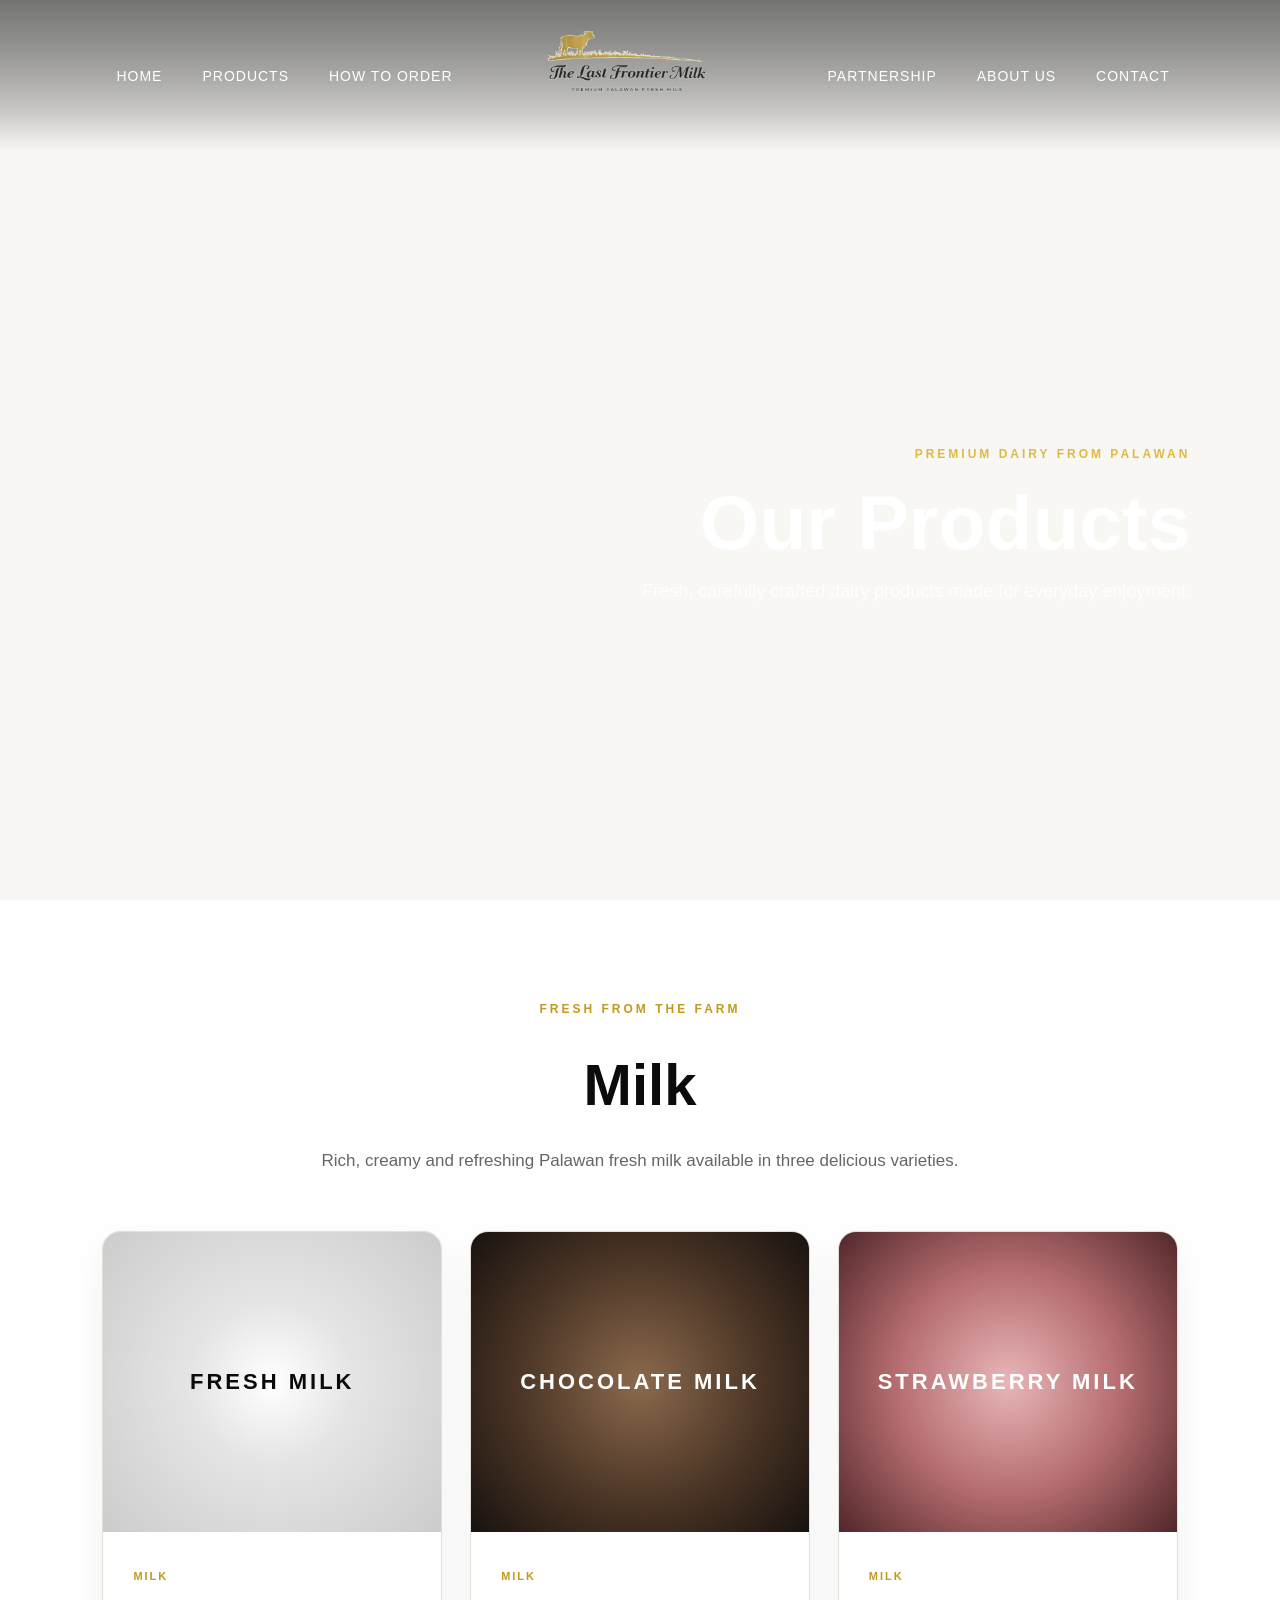
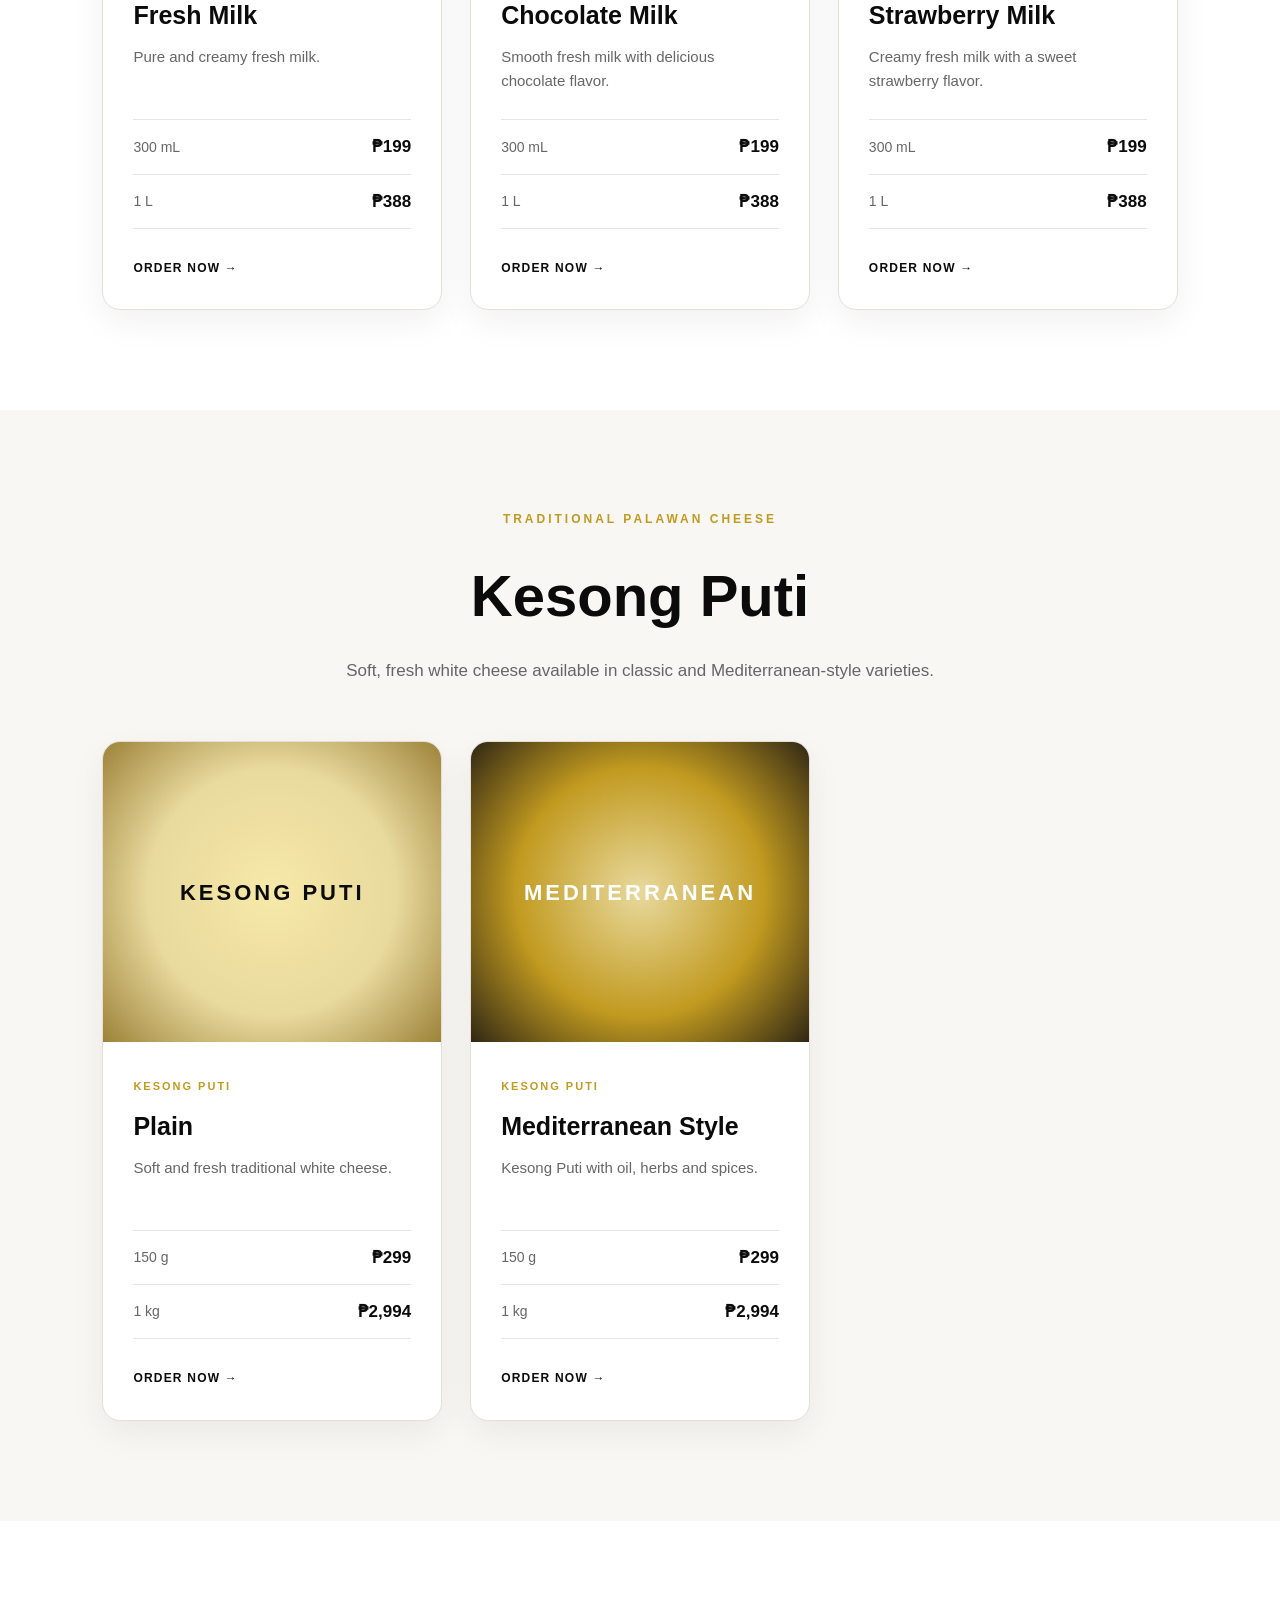
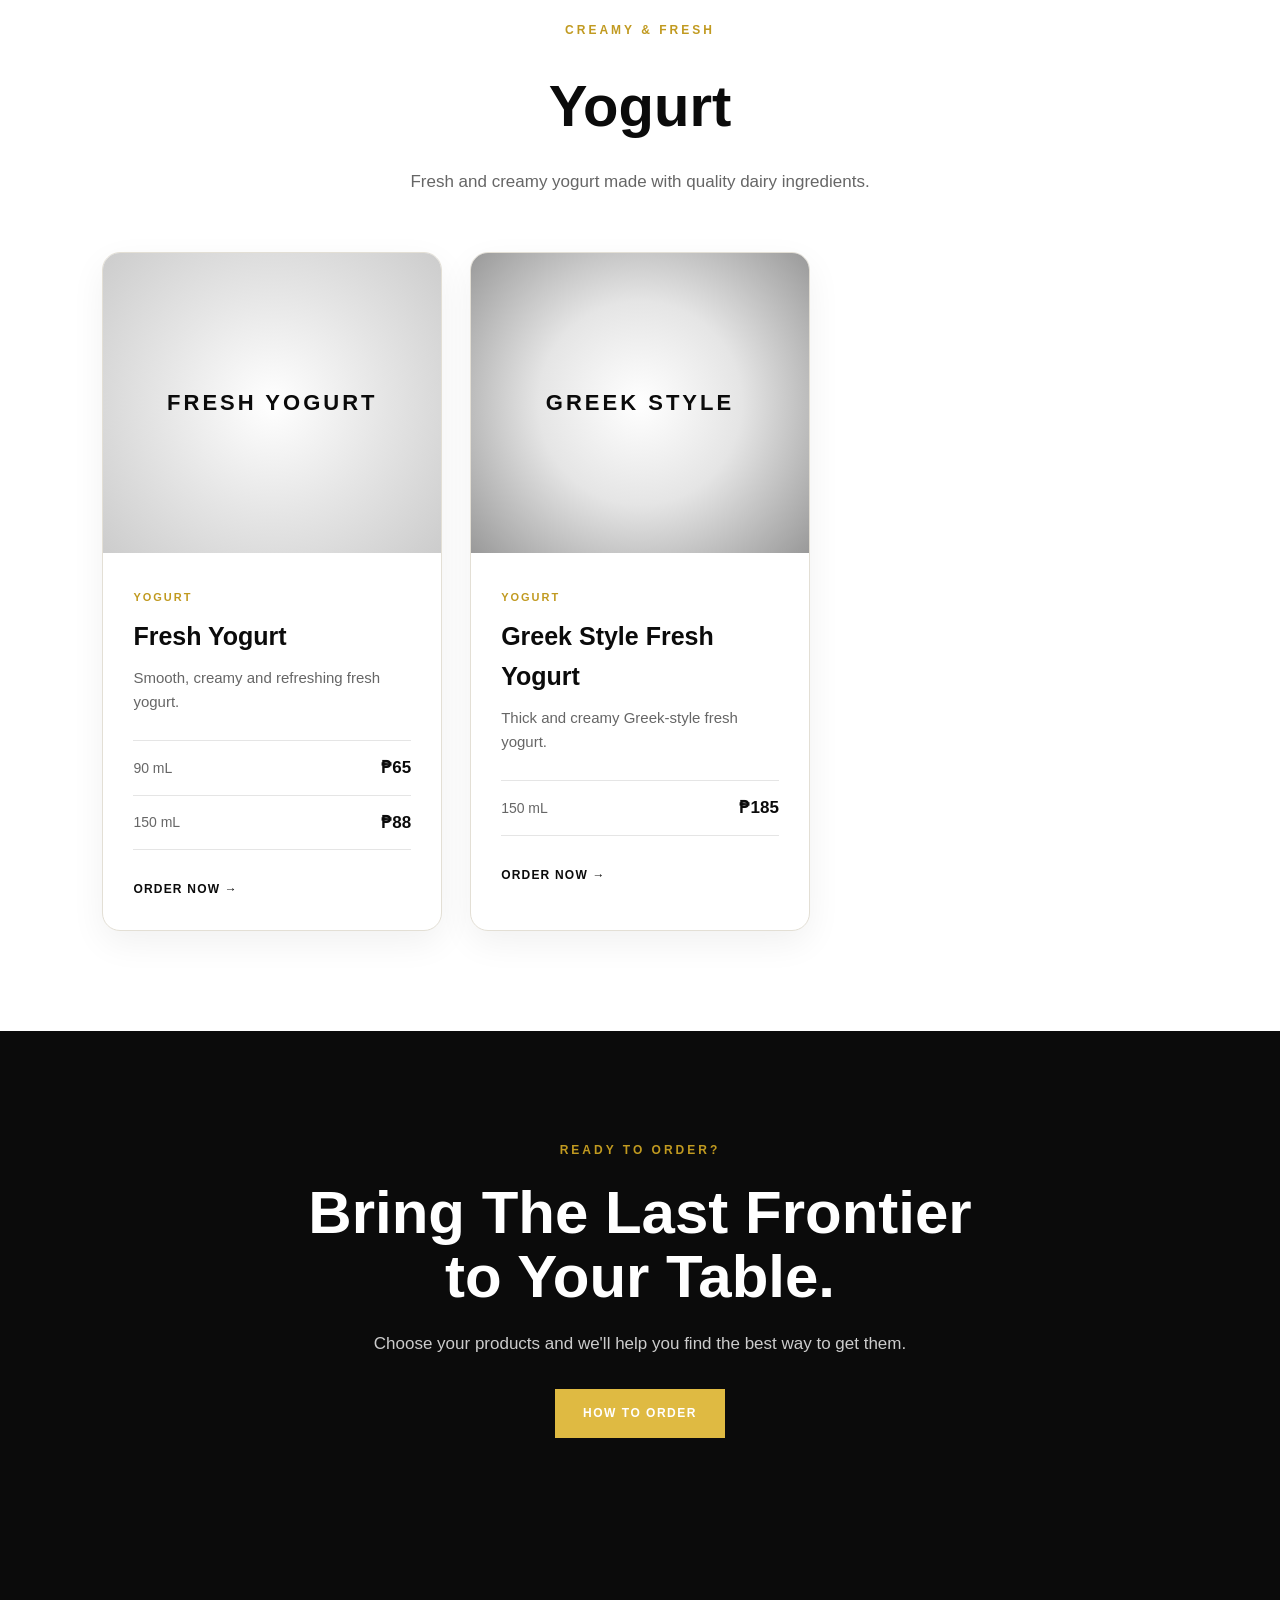
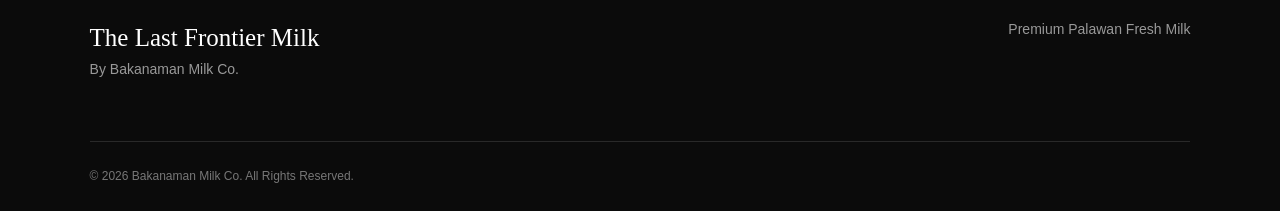
<file: products.html>
<!DOCTYPE html>
<html lang="en">

<head>

    <meta charset="UTF-8">
    <meta name="viewport" content="width=device-width, initial-scale=1.0">

    <title>Products | The Last Frontier Milk</title>

    <meta name="description"
          content="Explore The Last Frontier Milk by Bakanaman — premium fresh milk, Kesong Puti, and yogurt from Palawan.">

    <link rel="stylesheet" href="css/style.css">

</head>


<body>


    <!-- HEADER -->

    <header>

        <nav class="navbar">

            <ul class="nav-links nav-links-left">

                <li>
                    <a href="index.html">Home</a>
                </li>

                <li>
                    <a href="products.html">Products</a>
                </li>

                <li>
                    <a href="order.html">How to Order</a>
                </li>

            </ul>

                <a href="index.html" class="logo">
                    <img src="images/the-last-frontier-milk-logo-transparent.png"
                         alt="The Last Frontier Milk by Bakanaman">
                </a>

                <ul class="nav-links nav-links-right">

                    <li>
                        <a href="partnership.html">Partnership</a>
                    </li>

                    <li>
                        <a href="about.html">About Us</a>
                    </li>

                    <li>
                        <a href="contact.html">Contact</a>
                    </li>

                </ul>

        </nav>

    </header>



    <!-- PRODUCTS HERO -->

    <main>

        <section class="products-hero">

            <video class="hero-bg" autoplay muted loop playsinline>
                <source src="assets/videos/promotion.mp4" type="video/mp4" />
            </video>

            <div>

                <p class="eyebrow">
                    PREMIUM DAIRY FROM PALAWAN
                </p>

                <h1>
                    Our Products
                </h1>

                <p>
                    Fresh, carefully crafted dairy products
                    made for everyday enjoyment.
                </p>

            </div>

        </section>



        <!-- MILK -->

        <section class="product-category">

            <div class="category-heading">

                <p class="eyebrow">
                    FRESH FROM THE FARM
                </p>

                <h2>
                    Milk
                </h2>

                <p>
                    Rich, creamy and refreshing Palawan fresh milk
                    available in three delicious varieties.
                </p>

            </div>


            <div class="product-grid">


                <!-- FRESH MILK -->

                <article class="product-item">

                    <div class="product-item-image milk-image">
                        FRESH MILK
                    </div>

                    <div class="product-item-info">

                        <span class="product-label">
                            MILK
                        </span>

                        <h3>
                            Fresh Milk
                        </h3>

                        <p>
                            Pure and creamy fresh milk.
                        </p>


                        <div class="product-options">

                            <div>
                                <span>300 mL</span>
                                <strong>₱199</strong>
                            </div>

                            <div>
                                <span>1 L</span>
                                <strong>₱388</strong>
                            </div>

                        </div>


                        <a href="order.html" class="product-order">
                            ORDER NOW →
                        </a>

                    </div>

                </article>



                <!-- CHOCOLATE MILK -->

                <article class="product-item">

                    <div class="product-item-image chocolate-image">
                        CHOCOLATE MILK
                    </div>

                    <div class="product-item-info">

                        <span class="product-label">
                            MILK
                        </span>

                        <h3>
                            Chocolate Milk
                        </h3>

                        <p>
                            Smooth fresh milk with
                            delicious chocolate flavor.
                        </p>


                        <div class="product-options">

                            <div>
                                <span>300 mL</span>
                                <strong>₱199</strong>
                            </div>

                            <div>
                                <span>1 L</span>
                                <strong>₱388</strong>
                            </div>

                        </div>


                        <a href="order.html" class="product-order">
                            ORDER NOW →
                        </a>

                    </div>

                </article>



                <!-- STRAWBERRY MILK -->

                <article class="product-item">

                    <div class="product-item-image strawberry-image">
                        STRAWBERRY MILK
                    </div>

                    <div class="product-item-info">

                        <span class="product-label">
                            MILK
                        </span>

                        <h3>
                            Strawberry Milk
                        </h3>

                        <p>
                            Creamy fresh milk with
                            a sweet strawberry flavor.
                        </p>


                        <div class="product-options">

                            <div>
                                <span>300 mL</span>
                                <strong>₱199</strong>
                            </div>

                            <div>
                                <span>1 L</span>
                                <strong>₱388</strong>
                            </div>

                        </div>


                        <a href="order.html" class="product-order">
                            ORDER NOW →
                        </a>

                    </div>

                </article>


            </div>

        </section>



        <!-- KESONG PUTI -->

        <section class="product-category alternate-section">

            <div class="category-heading">

                <p class="eyebrow">
                    TRADITIONAL PALAWAN CHEESE
                </p>

                <h2>
                    Kesong Puti
                </h2>

                <p>
                    Soft, fresh white cheese available in
                    classic and Mediterranean-style varieties.
                </p>

            </div>


            <div class="product-grid">


                <!-- PLAIN -->

                <article class="product-item">

                    <div class="product-item-image cheese-image">
                        KESONG PUTI
                    </div>

                    <div class="product-item-info">

                        <span class="product-label">
                            KESONG PUTI
                        </span>

                        <h3>
                            Plain
                        </h3>

                        <p>
                            Soft and fresh traditional
                            white cheese.
                        </p>


                        <div class="product-options">

                            <div>
                                <span>150 g</span>
                                <strong>₱299</strong>
                            </div>

                            <div>
                                <span>1 kg</span>
                                <strong>₱2,994</strong>
                            </div>

                        </div>


                        <a href="order.html" class="product-order">
                            ORDER NOW →
                        </a>

                    </div>

                </article>



                <!-- MEDITERRANEAN -->

                <article class="product-item">

                    <div class="product-item-image mediterranean-image">
                        MEDITERRANEAN
                    </div>

                    <div class="product-item-info">

                        <span class="product-label">
                            KESONG PUTI
                        </span>

                        <h3>
                            Mediterranean Style
                        </h3>

                        <p>
                            Kesong Puti with oil,
                            herbs and spices.
                        </p>


                        <div class="product-options">

                            <div>
                                <span>150 g</span>
                                <strong>₱299</strong>
                            </div>

                            <div>
                                <span>1 kg</span>
                                <strong>₱2,994</strong>
                            </div>

                        </div>


                        <a href="order.html" class="product-order">
                            ORDER NOW →
                        </a>

                    </div>

                </article>


            </div>

        </section>



        <!-- YOGURT -->

        <section class="product-category">

            <div class="category-heading">

                <p class="eyebrow">
                    CREAMY & FRESH
                </p>

                <h2>
                    Yogurt
                </h2>

                <p>
                    Fresh and creamy yogurt made with
                    quality dairy ingredients.
                </p>

            </div>


            <div class="product-grid">


                <!-- FRESH YOGURT -->

                <article class="product-item">

                    <div class="product-item-image yogurt-image">
                        FRESH YOGURT
                    </div>

                    <div class="product-item-info">

                        <span class="product-label">
                            YOGURT
                        </span>

                        <h3>
                            Fresh Yogurt
                        </h3>

                        <p>
                            Smooth, creamy and refreshing
                            fresh yogurt.
                        </p>


                        <div class="product-options">

                            <div>
                                <span>90 mL</span>
                                <strong>₱65</strong>
                            </div>

                            <div>
                                <span>150 mL</span>
                                <strong>₱88</strong>
                            </div>

                        </div>


                        <a href="order.html" class="product-order">
                            ORDER NOW →
                        </a>

                    </div>

                </article>



                <!-- GREEK STYLE -->

                <article class="product-item">

                    <div class="product-item-image greek-image">
                        GREEK STYLE
                    </div>

                    <div class="product-item-info">

                        <span class="product-label">
                            YOGURT
                        </span>

                        <h3>
                            Greek Style Fresh Yogurt
                        </h3>

                        <p>
                            Thick and creamy Greek-style
                            fresh yogurt.
                        </p>


                        <div class="product-options">

                            <div>
                                <span>150 mL</span>
                                <strong>₱185</strong>
                            </div>

                        </div>


                        <a href="order.html" class="product-order">
                            ORDER NOW →
                        </a>

                    </div>

                </article>


            </div>

        </section>



        <!-- ORDER CTA -->

        <section class="products-cta">

            <p class="eyebrow">
                READY TO ORDER?
            </p>

            <h2>
                Bring The Last Frontier<br>
                to Your Table.
            </h2>

            <p>
                Choose your products and we'll help you
                find the best way to get them.
            </p>

            <a href="order.html" class="button button-gold">
                HOW TO ORDER
            </a>

        </section>


    </main>



    <!-- FOOTER -->

    <footer>

        <div class="footer-content">

            <div>

                <h3>
                    The Last Frontier Milk
                </h3>

                <p>
                    By Bakanaman Milk Co.
                </p>

            </div>


            <div>

                <p>
                    Premium Palawan Fresh Milk
                </p>

            </div>

        </div>


        <div class="footer-bottom">

            © 2026 Bakanaman Milk Co.
            All Rights Reserved.

        </div>

    </footer>


</body>

</html>
</file>
<file: css/style.css>
/* =========================================
   THE LAST FRONTIER MILK
   MAIN WEBSITE STYLES
   ========================================= */


/* ---------- RESET ---------- */

* {
    margin: 0;
    padding: 0;
    box-sizing: border-box;
}

:root {
    --header-h: 152px;

    /* ---------- BRAND GOLD ---------- */

    --gold-200: #f7e9a8;
    --gold-300: #e8d99d;
    --gold-400: #e6c454;
    --gold-500: #dfba42;
    --gold-600: #e2c45a;
    --gold-700: #c19a20;
    --gold-800: #9d8239;

    --gold-rgb: 223, 186, 66;

    /* ---------- NEUTRALS ---------- */

    --white: #ffffff;
    --off-white: #faf9f5;
    --cream: #f8f7f3;

    --ink: #0b0b0b;
    --ink-rgb: 11, 11, 11;

    --gray-200: #e5e5e5;
    --gray-300: #cccccc;
    --gray-400: #999999;
    --gray-500: #777777;
    --gray-600: #666666;
    --gray-700: #444444;
    --gray-800: #292929;

    --border-soft: var(--gray-200);
    --border-cream: #e3dfd5;
    --cream-warm: #f7f5ee;

    --white-rgb: 255, 255, 255;
}

html {
    scroll-behavior: smooth;
}

body {
    font-family: "Inter", Arial, sans-serif;
    color: var(--ink);
    background: var(--white);
    line-height: 1.6;
}

a {
    text-decoration: none;
    color: inherit;
}

ul {
    list-style: none;
}

section {
    width: 100%;
}




/* =========================================
   HERO
   ========================================= */

.hero {
    position: relative;

    z-index: 0;

    min-height: 100vh;

    margin-top: calc(-1 * var(--header-h));

    padding-top: calc(var(--header-h) + 80px);

    display: grid;

    grid-template-columns: 1fr 1fr;

    align-items: center;

    max-width: 100%;

    padding-left: 7%;

    padding-right: 7%;

    padding-bottom: 80px;

    background:
        radial-gradient(
            circle at 80% 45%,
            rgba(var(--gold-rgb), 0.10),
            transparent 35%
        );
}

/* ---------- HERO BACKGROUND VIDEO ---------- */

.hero-bg {
    position: absolute;

    inset: 0;

    width: 100%;

    height: 100%;

    object-fit: cover;

    z-index: -1;

    pointer-events: none;
}

/* =========================================
   HEADER
   ========================================= */

header {
    position: relative;

    z-index: 1000;

    background: linear-gradient(
        to bottom,
        rgba(9, 9, 9, 0.55) 0%,
        rgba(9, 9, 9, 0.45) 25%,
        rgba(9, 9, 9, 0.33) 50%,
        rgba(9, 9, 9, 0.19) 75%,
        rgba(9, 9, 9, 0.07) 90%,
        rgba(9, 9, 9, 0) 100%
    );
}

.navbar {
    max-width: 1440px;
    height: var(--header-h);

    margin: 0 auto;
    padding: 0 42px;

    display: flex;
    align-items: center;
    justify-content: center;

    gap: 35px;
}


/* ---------- LOGO ---------- */

.logo {
    width: 265px;

    margin-left: 20px;

    margin-right: 20px;

    display: flex;
    align-items: center;

    flex-shrink: 0;
}

.logo img {
    width: 240px;
    height: auto;

    display: block;

    object-fit: contain;
}


/* ---------- NAVIGATION AREA ---------- */

.nav-links-left {
    flex: 1;

    justify-content: flex-end;
}

.nav-links-right {
    flex: 1;

    justify-content: flex-start;
}


/* ---------- NAVIGATION LINKS ---------- */

.nav-links {
    display: flex;

    align-items: center;

    gap: 40px;
}

.nav-links a {
    position: relative;

    color: var(--white);

    font-size: 14px;
    font-weight: 300;

    letter-spacing: 1px;

    text-transform: uppercase;

    white-space: nowrap;

    transition: color 0.25s ease;
}

.nav-links a::after {
    content: "";

    position: absolute;

    left: 0;
    bottom: -7px;

    width: 0;
    height: 1px;

    background: var(--gold-400);

    transition: width 0.25s ease;
}

.nav-links a:hover {
    color: var(--gold-400);
}

.nav-links a:hover::after {
    width: 100%;
}


/* ---------- ORDER BUTTON ---------- */

.order-button {
    display: flex;
    align-items: center;
    justify-content: center;

    height: 44px;

    padding: 0 23px;

    background: var(--gold-400);

    color: var(--ink);

    border-radius: 999px;

    font-size: 11px;
    font-weight: 700;

    letter-spacing: 1px;

    white-space: nowrap;

    transition:
        background 0.25s ease,
        transform 0.25s ease,
        box-shadow 0.25s ease;
}

.order-button:hover {
    background: var(--gold-200);

    transform: translateY(-1px);

    box-shadow:
        0 5px 15px rgba(var(--gold-rgb), 0.25);
}

/* ---------- HERO TEXT ---------- */

.hero-content {
    max-width: 600px;

    grid-column: 2;

    justify-self: end;

    text-align: right;
}

.eyebrow {
    font-size: 12px;

    font-weight: 700;

    letter-spacing: 3px;

    color: var(--gold-700);

    margin-bottom: 20px;
}

.hero .eyebrow {
    color: var(--gold-500);
}

.hero h1 {
    font-family: Georgia, serif;

    font-size: clamp(55px, 6vw, 92px);

    font-weight: 400;

    line-height: 0.98;

    letter-spacing: -3px;

    color: var(--white);

    margin-bottom: 30px;
}

.hero-text {
    max-width: 480px;

    color: rgba(var(--white-rgb), 0.85);

    font-size: 18px;

    margin-bottom: 38px;
}


/* ---------- HERO BUTTONS ---------- */

.hero-buttons {
    display: flex;

    gap: 15px;

    flex-wrap: wrap;

    justify-content: flex-end;
}

.button {
    display: inline-block;

    padding: 15px 28px;

    font-size: 12px;

    font-weight: 700;

    letter-spacing: 1.5px;

    transition: all 0.3s ease;
}

.button-gold {
    background: var(--gold-500);

    color: var(--white);
}

.button-gold:hover {
    background: var(--ink);
}

.button-outline {
    border: 1px solid rgba(var(--white-rgb), 0.85);

    color: var(--white);
}

.button-outline:hover {
    background: var(--white);

    color: var(--ink);
}


/* =========================================
   HERO VISUAL
   ========================================= */

.hero-visual {
    position: relative;

    min-height: 500px;

    display: flex;

    justify-content: center;

    align-items: center;
}


/* ---------- GOLD CIRCLE ---------- */

.gold-circle {
    position: absolute;

    width: 430px;
    height: 430px;

    border-radius: 50%;

    background:
        linear-gradient(
            135deg,
            var(--gold-400),
            var(--gold-200)
        );

    opacity: 0.75;
}


/* ---------- MILK PLACEHOLDER ---------- */

.milk-placeholder {
    position: relative;

    z-index: 2;

    width: 210px;
    height: 360px;

    background: var(--white);

    border-radius: 8px 8px 25px 25px;

    box-shadow:
        0 25px 60px rgba(var(--ink-rgb), 0.18);

    display: flex;

    align-items: center;

    justify-content: center;

    transform: rotate(3deg);
}

.milk-placeholder::before {
    content: "";

    position: absolute;

    top: -35px;

    width: 125px;
    height: 45px;

    background: var(--ink);

    border-radius: 5px 5px 0 0;
}

.milk-placeholder span {
    font-family: Georgia, serif;

    font-size: 26px;

    letter-spacing: 4px;

    color: var(--gold-500);

    transform: rotate(-90deg);
}


/* =========================================
   PRODUCTS SECTION
   ========================================= */

.products-preview {
    background: var(--off-white);

    padding: 110px 7%;
}


/* ---------- SECTION HEADING ---------- */

.section-heading {
    max-width: 650px;

    margin: 0 auto 60px;

    text-align: center;
}

.section-heading h2 {
    font-family: Georgia, serif;

    font-size: clamp(42px, 5vw, 64px);

    font-weight: 400;

    margin-bottom: 15px;
}

.section-heading > p:last-child {
    color: var(--gray-600);

    font-size: 16px;
}


/* ---------- PRODUCT CARDS ---------- */

.product-cards {
    max-width: 1200px;

    margin: 0 auto;

    display: grid;

    grid-template-columns:
        repeat(3, 1fr);

    gap: 25px;
}

.product-card {
    background: var(--white);

    padding: 25px;

    text-align: center;

    transition:
        transform 0.3s ease,
        box-shadow 0.3s ease;
}

.product-card:hover {
    transform: translateY(-8px);

    box-shadow:
        0 20px 50px rgba(var(--ink-rgb), 0.10);
}


/* ---------- PRODUCT IMAGE ---------- */

.product-image {
    height: 300px;

    margin-bottom: 25px;

    display: flex;

    align-items: center;

    justify-content: center;

    background:
        linear-gradient(
            135deg,
            var(--ink),
            var(--gray-800)
        );

    color: var(--gold-400);

    font-family: Georgia, serif;

    font-size: 28px;

    letter-spacing: 4px;
}


/* ---------- PRODUCT TEXT ---------- */

.product-card h3 {
    font-family: Georgia, serif;

    font-size: 28px;

    font-weight: 400;

    margin-bottom: 8px;
}

.product-card p {
    color: var(--gray-500);

    font-size: 14px;

    margin-bottom: 22px;
}

.product-card a {
    color: var(--gold-700);

    font-size: 11px;

    font-weight: 700;

    letter-spacing: 1.5px;
}

.product-card a:hover {
    color: var(--ink);
}


/* =========================================
   FOOTER
   ========================================= */

footer {
    background: var(--ink);

    color: var(--white);

    padding: 70px 7% 25px;
}

.footer-content {
    max-width: 1200px;

    margin: 0 auto 60px;

    display: flex;

    justify-content: space-between;

    gap: 30px;
}

.footer-content h3 {
    font-family: Georgia, serif;

    font-size: 25px;

    font-weight: 400;
}

.footer-content p {
    color: var(--gray-400);

    font-size: 14px;
}

.footer-bottom {
    max-width: 1200px;

    margin: 0 auto;

    padding-top: 25px;

    border-top: 1px solid var(--gray-800);

    color: var(--gray-500);

    font-size: 12px;
}


/* =========================================
   TABLETS
   ========================================= */

@media (max-width: 1100px) {

    .navbar {
        height: 136px;

        padding: 0 25px;

        gap: 20px;
    }

    :root {
        --header-h: 136px;
    }

    .logo {
        width: 215px;
    }

    .logo img {
        width: 195px;
    }

    .nav-links {
        gap: 24px;
    }

    .nav-links a {
        font-size: 12px;
    }

    .order-button {
        height: 40px;

        padding: 0 17px;

        font-size: 10px;
    }
}


/* =========================================
   MOBILE / SMALL TABLETS
   ========================================= */

@media (max-width: 900px) {

    :root {
        --header-h: 85px;
    }

    .navbar {
        min-height: var(--header-h);

        padding: 10px 5%;

        justify-content: center;
    }

    .logo {
        width: auto;
    }

    .logo img {
        width: 155px;
    }

    .nav-links {
        display: none;
    }

    .order-button {
        padding: 11px 17px;
    }


    /* HERO */

    .hero {
        grid-template-columns: 1fr;

        text-align: center;

        padding-left: 6%;

        padding-right: 6%;

        padding-top: calc(var(--header-h) + 70px);

        padding-bottom: 70px;
    }

    .hero-content {
        grid-column: 1;

        margin: 0 auto;
    }

    .hero-text {
        margin-left: auto;
        margin-right: auto;
    }

    .hero-buttons {
        justify-content: center;
    }

    .hero-visual {
        min-height: 430px;

        margin-top: 30px;
    }

    .gold-circle {
        width: 330px;
        height: 330px;
    }


    /* PRODUCTS */

    .product-cards {
        grid-template-columns: 1fr;

        max-width: 500px;
    }


    /* FOOTER */

    .footer-content {
        flex-direction: column;
    }
}


/* =========================================
   SMALL PHONES
   ========================================= */

@media (max-width: 500px) {

    .navbar {
        padding: 10px 4%;
    }

    .logo img {
        width: 135px;
    }

    .order-button {
        padding: 10px 14px;

        font-size: 10px;
    }

    .hero {
        min-height: auto;

        padding-top: calc(var(--header-h) + 60px);

        padding-bottom: 60px;
    }

    .hero h1 {
        font-size: 52px;

        letter-spacing: -2px;
    }

    .hero-text {
        font-size: 16px;
    }

    .hero-visual {
        min-height: 350px;
    }

    .gold-circle {
        width: 270px;
        height: 270px;
    }

    .milk-placeholder {
        width: 160px;

        height: 290px;
    }

    .milk-placeholder::before {
        width: 100px;
    }

    .products-preview {
        padding: 75px 5%;
    }

    .product-image {
        height: 250px;
    }
}

/* =========================================================
   PRODUCTS PAGE
   ========================================================= */


/* ---------- PRODUCTS HERO ---------- */

.products-hero {
    position: relative;
    z-index: 0;
    min-height: 100vh;
    margin-top: calc(-1 * var(--header-h));
    padding: calc(var(--header-h) + 80px) 7% 80px;
    display: grid;
    grid-template-columns: 1fr 1fr;
    align-items: center;
    background: var(--cream);
}

.products-hero > div {
    grid-column: 2;
    max-width: 600px;
    justify-self: end;
    text-align: right;
}

.products-hero .eyebrow {
    color: var(--gold-500);
}

.products-hero h1 {
    margin: 10px 0 15px;
    font-size: clamp(48px, 6vw, 78px);
    line-height: 1;
    font-weight: 700;
    color: var(--white);
}

.products-hero p:not(.eyebrow) {
    max-width: 600px;
    margin: 0;
    font-size: 18px;
    line-height: 1.7;
    color: rgba(var(--white-rgb), 0.85);
}


/* ---------- PRODUCT CATEGORY ---------- */

.product-category {
    padding: 100px 8%;
    background: var(--white);
}

.alternate-section {
    background: var(--cream);
}


/* ---------- CATEGORY HEADING ---------- */

.category-heading {
    max-width: 720px;
    margin: 0 auto 55px;
    text-align: center;
}

.category-heading h2 {
    margin: 8px 0 15px;
    font-size: clamp(38px, 5vw, 58px);
    color: var(--ink);
}

.category-heading p:not(.eyebrow) {
    margin: 0 auto;
    max-width: 650px;
    font-size: 17px;
    line-height: 1.7;
    color: var(--gray-600);
}


/* ---------- PRODUCT GRID ---------- */

.product-grid {
    max-width: 1250px;
    margin: 0 auto;
    display: grid;
    grid-template-columns: repeat(3, 1fr);
    gap: 28px;
}


/* ---------- PRODUCT CARD ---------- */

.product-item {
    overflow: hidden;
    background: var(--white);
    border: 1px solid var(--border-cream);
    border-radius: 18px;
    box-shadow: 0 12px 35px rgba(var(--ink-rgb), 0.06);
    transition: transform 0.3s ease, box-shadow 0.3s ease;
}

.product-item:hover {
    transform: translateY(-6px);
    box-shadow: 0 18px 45px rgba(var(--ink-rgb), 0.11);
}


/* ---------- PRODUCT IMAGE PLACEHOLDER ---------- */

.product-item-image {
    height: 300px;
    display: flex;
    align-items: center;
    justify-content: center;

    font-size: 22px;
    font-weight: 700;
    letter-spacing: 3px;

    color: var(--white);
    background: var(--ink);
}


/* Different premium visual treatments */

.milk-image {
    background:
        radial-gradient(circle at center, var(--white) 0%, var(--gray-200) 35%, var(--gray-300) 100%);
    color: var(--ink);
}

.chocolate-image {
    background:
        radial-gradient(circle at center, #8b6a4d 0%, #4a3425 55%, #17120f 100%);
}

.strawberry-image {
    background:
        radial-gradient(circle at center, #e8b6b8 0%, #b56c70 50%, #51272a 100%);
}

.cheese-image {
    background:
        radial-gradient(circle at center, var(--gold-200) 0%, var(--gold-300) 55%, var(--gold-800) 100%);
    color: var(--ink);
}

.mediterranean-image {
    background:
        radial-gradient(circle at center, var(--gold-300) 0%, var(--gold-700) 55%, #302714 100%);
}

/* Product placeholder shades. These describe the product itself rather
   than brand chrome, so they stay literal instead of using tokens. */

.yogurt-image {
    background:
        radial-gradient(circle at center, var(--white) 0%, var(--gray-200) 50%, var(--gray-300) 100%);
    color: var(--ink);
}

.greek-image {
    background:
        radial-gradient(circle at center, var(--white) 0%, var(--gray-200) 45%, var(--gray-400) 100%);
    color: var(--ink);
}


/* ---------- PRODUCT INFORMATION ---------- */

.product-item-info {
    padding: 30px;
}

.product-label {
    display: inline-block;
    margin-bottom: 10px;

    font-size: 11px;
    font-weight: 700;
    letter-spacing: 2px;
    color: var(--gold-700);
}

.product-item-info h3 {
    margin: 0 0 10px;
    font-size: 25px;
    color: var(--ink);
}

.product-item-info p {
    min-height: 52px;
    margin: 0 0 22px;

    font-size: 15px;
    line-height: 1.6;
    color: var(--gray-600);
}


/* ---------- PRODUCT SIZES & PRICES ---------- */

.product-options {
    margin-bottom: 25px;
    border-top: 1px solid var(--gray-200);
}

.product-options div {
    display: flex;
    justify-content: space-between;
    align-items: center;

    padding: 13px 0;
    border-bottom: 1px solid var(--gray-200);
}

.product-options span {
    font-size: 14px;
    color: var(--gray-600);
}

.product-options strong {
    font-size: 17px;
    color: var(--ink);
}


/* ---------- PRODUCT ORDER BUTTON ---------- */

.product-order {
    display: inline-block;

    font-size: 12px;
    font-weight: 700;
    letter-spacing: 1.2px;
    text-decoration: none;

    color: var(--ink);

    transition: color 0.2s ease;
}

.product-order:hover {
    color: var(--gold-700);
}


/* ---------- PRODUCTS CTA ---------- */

.products-cta {
    padding: 110px 8%;
    text-align: center;
    background: var(--ink);
    color: var(--white);
}

.products-cta h2 {
    margin: 12px 0 20px;

    font-size: clamp(38px, 5vw, 60px);
    line-height: 1.08;

    color: var(--white);
}

.products-cta p:not(.eyebrow) {
    max-width: 600px;
    margin: 0 auto 30px;

    font-size: 17px;
    line-height: 1.7;

    color: var(--gray-300);
}

.products-cta .button {
    display: inline-block;
}


/* ---------- PRODUCTS RESPONSIVE ---------- */

@media (max-width: 1000px) {

    .product-grid {
        grid-template-columns: repeat(2, 1fr);
    }

}


@media (max-width: 650px) {

    .products-hero {
        min-height: auto;
        padding: calc(var(--header-h) + 65px) 7% 65px;
        grid-template-columns: 1fr;
        text-align: center;
    }

    .products-hero > div {
        grid-column: 1;
        margin: 0 auto;
        text-align: center;
    }

    .products-hero h1 {
        font-size: 48px;
    }

    .product-category {
        padding: 75px 6%;
    }

    .product-grid {
        grid-template-columns: 1fr;
        gap: 25px;
    }

    .product-item-image {
        height: 260px;
    }

    .product-item-info {
        padding: 25px;
    }

    .products-cta {
        padding: 80px 7%;
    }



    /* =========================================================
   HOW TO ORDER PAGE
   ========================================================= */


/* ---------- ORDER HERO ---------- */

/* .order-hero is defined in order.css, which loads after this file
   on order.html and would override anything set here. */


/* ---------- ORDER OPTIONS ---------- */

.order-options {
    padding: 100px 8%;
    background: var(--white);
}

.order-section-heading {
    max-width: 750px;
    margin: 0 auto 60px;
    text-align: center;
}

.order-section-heading h2 {
    margin: 10px 0 18px;
    font-size: clamp(38px, 5vw, 58px);
    line-height: 1.1;
    color: var(--ink);
}

.order-section-heading p:not(.eyebrow) {
    max-width: 650px;
    margin: 0 auto;
    font-size: 17px;
    line-height: 1.7;
    color: var(--gray-600);
}


/* ---------- ORDER OPTION GRID ---------- */

.order-option-grid {
    max-width: 1100px;
    margin: 0 auto;

    display: grid;
    grid-template-columns: repeat(2, 1fr);
    gap: 30px;
}


/* ---------- ORDER OPTION CARD ---------- */

.order-option-card {
    position: relative;
    padding: 45px;
    overflow: hidden;

    background: var(--cream);
    border: 1px solid var(--border-cream);
    border-radius: 22px;

    box-shadow: 0 15px 40px rgba(var(--ink-rgb), 0.06);

    transition:
        transform 0.3s ease,
        box-shadow 0.3s ease;
}

.order-option-card:hover {
    transform: translateY(-7px);
    box-shadow: 0 20px 50px rgba(var(--ink-rgb), 0.11);
}


/* ---------- DARK OPTION ---------- */

.dark-option {
    background: var(--ink);
    border-color: var(--ink);
    color: var(--white);
}

.dark-option h3 {
    color: var(--white);
}

.dark-option p {
    color: var(--gray-300);
}

.dark-option li {
    color: var(--gray-200);
}


/* ---------- OPTION NUMBER ---------- */

.option-number {
    position: absolute;
    top: 28px;
    right: 32px;

    font-size: 13px;
    font-weight: 700;
    letter-spacing: 2px;

    color: var(--gold-700);
}


/* ---------- OPTION ICON ---------- */

.option-icon {
    width: 58px;
    height: 58px;

    margin-bottom: 25px;

    display: flex;
    align-items: center;
    justify-content: center;

    background: var(--white);
    border-radius: 50%;

    font-size: 24px;

    box-shadow: 0 5px 15px rgba(var(--ink-rgb), 0.08);
}

.dark-option .option-icon {
    background: var(--white);
}


/* ---------- OPTION CONTENT ---------- */

.order-option-card h3 {
    margin: 0 0 15px;

    font-size: 30px;
    line-height: 1.2;

    color: var(--ink);
}

.order-option-card p {
    margin: 0 0 25px;

    font-size: 16px;
    line-height: 1.7;

    color: var(--gray-600);
}


/* ---------- OPTION LIST ---------- */

.order-option-card ul {
    margin: 0 0 30px;
    padding: 0;

    list-style: none;
}

.order-option-card li {
    position: relative;

    margin-bottom: 13px;
    padding-left: 25px;

    font-size: 15px;
    line-height: 1.5;

    color: var(--gray-700);
}

.order-option-card li::before {
    content: "✓";

    position: absolute;
    left: 0;

    font-weight: 700;

    color: var(--gold-700);
}


/* ---------- LIGHT BUTTON ---------- */

.button-outline-light {
    display: inline-block;

    padding: 15px 25px;

    border: 1px solid rgba(var(--white-rgb), 0.7);
    border-radius: 999px;

    font-size: 12px;
    font-weight: 700;
    letter-spacing: 1px;
    text-decoration: none;

    color: var(--white);

    transition: all 0.25s ease;
}

.button-outline-light:hover {
    background: var(--white);
    color: var(--ink);
}


/* ---------- DIRECT ORDER SECTION ---------- */

.order-form-section {
    padding: 110px 8%;

    background: var(--ink);
    color: var(--white);

    display: grid;
    grid-template-columns: 0.9fr 1.1fr;
    gap: 80px;

    align-items: start;
}

.order-form-intro {
    position: sticky;
    top: 130px;
}

.order-form-intro h2 {
    margin: 12px 0 20px;

    font-size: clamp(38px, 5vw, 60px);
    line-height: 1.05;

    color: var(--white);
}

.order-form-intro p:not(.eyebrow) {
    max-width: 520px;

    margin: 0;

    font-size: 17px;
    line-height: 1.7;

    color: var(--gray-300);
}


/* ---------- ORDER PLACEHOLDER ---------- */

.order-form-placeholder {
    padding: 10px 0;
}

.placeholder-step {
    display: flex;
    gap: 25px;

    padding: 28px 0;

    border-bottom: 1px solid rgba(var(--white-rgb), 0.15);
}

.placeholder-step:first-child {
    padding-top: 0;
}

.placeholder-step > span {
    flex-shrink: 0;

    font-size: 13px;
    font-weight: 700;
    letter-spacing: 2px;

    color: var(--gold-500);
}

.placeholder-step h3 {
    margin: 0 0 8px;

    font-size: 21px;

    color: var(--white);
}

.placeholder-step p {
    margin: 0;

    font-size: 15px;
    line-height: 1.6;

    color: var(--gray-400);
}


/* ---------- PARTNER STORE SECTION ---------- */

.partner-store-section {
    padding: 110px 8%;

    background: var(--cream);

    text-align: center;
}

.partner-store-content {
    max-width: 850px;
    margin: 0 auto;
}

.partner-store-content h2 {
    margin: 10px 0 20px;

    font-size: clamp(40px, 5vw, 60px);
    line-height: 1.05;

    color: var(--ink);
}

.partner-store-content > p:not(.eyebrow) {
    max-width: 650px;

    margin: 0 auto 45px;

    font-size: 17px;
    line-height: 1.7;

    color: var(--gray-600);
}


/* ---------- LOCATION BOX ---------- */

.location-placeholder {
    max-width: 650px;
    margin: 0 auto;

    padding: 45px 35px;

    background: var(--white);

    border: 1px solid var(--border-cream);
    border-radius: 22px;

    box-shadow: 0 15px 40px rgba(var(--ink-rgb), 0.06);
}

.location-icon {
    width: 65px;
    height: 65px;

    margin: 0 auto 20px;

    display: flex;
    align-items: center;
    justify-content: center;

    background: var(--ink);

    border-radius: 50%;

    font-size: 27px;
}

.location-placeholder h3 {
    margin: 0 0 10px;

    font-size: 26px;

    color: var(--ink);
}

.location-placeholder p {
    margin: 0 0 25px;

    color: var(--gray-500);
}


/* ---------- LOCATION BUTTON ---------- */

.location-button {
    padding: 15px 28px;

    border: none;
    border-radius: 999px;

    background: var(--gold-500);

    font-size: 12px;
    font-weight: 700;
    letter-spacing: 1px;

    color: var(--ink);

    cursor: pointer;

    transition: all 0.25s ease;
}

.location-button:hover {
    background: var(--ink);
    color: var(--white);
}


/* ---------- ORDER STEPS ---------- */

.order-steps {
    padding: 110px 8%;

    background: var(--white);
}

.steps-grid {
    max-width: 1100px;
    margin: 0 auto;

    display: grid;
    grid-template-columns: repeat(4, 1fr);

    gap: 25px;
}

.step {
    padding: 30px;

    border-top: 2px solid var(--gold-500);
}

.step > span {
    display: block;

    margin-bottom: 25px;

    font-size: 13px;
    font-weight: 700;
    letter-spacing: 2px;

    color: var(--gold-700);
}

.step h3 {
    margin: 0 0 12px;

    font-size: 24px;

    color: var(--ink);
}

.step p {
    margin: 0;

    font-size: 15px;
    line-height: 1.6;

    color: var(--gray-600);
}


/* ---------- ORDER PAGE RESPONSIVE ---------- */

@media (max-width: 900px) {

    .order-option-grid {
        grid-template-columns: 1fr;
    }

    .order-form-section {
        grid-template-columns: 1fr;
        gap: 50px;
    }

    .order-form-intro {
        position: static;
    }

    .steps-grid {
        grid-template-columns: repeat(2, 1fr);
    }

}


@media (max-width: 600px) {

    .order-options,
    .order-form-section,
    .partner-store-section,
    .order-steps {
        padding: 75px 6%;
    }

    .order-option-card {
        padding: 35px 28px;
    }

    .order-option-card h3 {
        font-size: 27px;
    }

    .steps-grid {
        grid-template-columns: 1fr;
    }

    .location-placeholder {
        padding: 35px 25px;
    }

}
</file>
<file: css/order.css>
/* =========================================================
   THE LAST FRONTIER MILK
   ORDER PAGE
   ========================================================= */

.order-hero {
    position: relative;
    z-index: 0;
    min-height: 100vh;
    margin-top: calc(-1 * var(--header-h));
    padding: calc(var(--header-h) + 80px) 7% 80px;
    display: grid;
    grid-template-columns: 1fr 1fr;
    align-items: center;
    background: var(--cream);
}

.order-hero-content {
    grid-column: 2;
    max-width: 760px;
    justify-self: end;
    text-align: right;
}

.order-hero .eyebrow {
    color: var(--gold-500);
}

.order-hero h1 {
    margin: 12px 0 18px;
    font-size: clamp(48px, 6vw, 76px);
    line-height: 1;
    color: var(--white);
}

.order-hero p:not(.eyebrow) {
    max-width: 620px;
    margin: 0;
    font-size: 18px;
    line-height: 1.7;
    color: rgba(var(--white-rgb), 0.85);
}


/* =========================================================
   ORDER OPTIONS
   ========================================================= */

.order-options {
    padding: 100px 8%;
    background: var(--white);
}

.order-section-heading {
    max-width: 720px;
    margin: 0 auto 55px;
    text-align: center;
}

.order-section-heading h2 {
    margin: 10px 0 18px;
    font-size: clamp(36px, 5vw, 56px);
    line-height: 1.1;
    color: var(--ink);
}

.order-section-heading p:not(.eyebrow) {
    max-width: 650px;
    margin: 0 auto;
    font-size: 17px;
    line-height: 1.7;
    color: var(--gray-600);
}


/* =========================================================
   TWO OPTIONS
   ========================================================= */

.order-option-grid {
    max-width: 1100px;
    margin: 0 auto;

    display: grid;
    grid-template-columns: repeat(2, 1fr);
    gap: 30px;
}

.order-option-card {
    position: relative;

    padding: 45px;

    background: var(--cream);

    border: 1px solid var(--border-cream);
    border-radius: 22px;

    box-shadow: 0 15px 40px rgba(var(--ink-rgb), 0.06);

    transition: 0.3s ease;
}

.order-option-card:hover {
    transform: translateY(-5px);
    box-shadow: 0 20px 45px rgba(var(--ink-rgb), 0.1);
}


/* Dark card */

.dark-option {
    background: var(--ink);
    border-color: var(--ink);
}

.dark-option h3 {
    color: var(--white);
}

.dark-option p,
.dark-option li {
    color: var(--gray-300);
}


/* Number */

.option-number {
    position: absolute;
    top: 28px;
    right: 30px;

    font-size: 12px;
    font-weight: 700;
    letter-spacing: 2px;

    color: var(--gold-700);
}


/* Icon */

.option-icon {
    width: 58px;
    height: 58px;

    margin-bottom: 25px;

    display: flex;
    align-items: center;
    justify-content: center;

    background: var(--white);
    border-radius: 50%;

    font-size: 24px;
}


/* Text */

.order-option-card h3 {
    margin: 0 0 15px;

    font-size: 29px;
    line-height: 1.2;

    color: var(--ink);
}

.order-option-card p {
    margin: 0 0 25px;

    font-size: 16px;
    line-height: 1.7;

    color: var(--gray-600);
}


/* List */

.order-option-card ul {
    margin: 0 0 30px;
    padding: 0;

    list-style: none;
}

.order-option-card li {
    position: relative;

    margin-bottom: 12px;
    padding-left: 25px;

    font-size: 15px;
    line-height: 1.5;

    color: var(--gray-700);
}

.order-option-card li::before {
    content: "✓";

    position: absolute;
    left: 0;

    font-weight: 700;

    color: var(--gold-700);
}


/* =========================================================
   BUTTONS
   ========================================================= */

.order-option-card .button {
    display: inline-block;

    padding: 15px 25px;

    border-radius: 999px;

    font-size: 12px;
    font-weight: 700;
    letter-spacing: 1px;

    text-decoration: none;
}

.order-option-card .button-gold {
    background: var(--gold-500);
    color: var(--ink);
}

.order-option-card .button-gold:hover {
    background: var(--ink);
    color: var(--white);
}

.button-outline-light {
    display: inline-block;

    padding: 15px 25px;

    border: 1px solid rgba(var(--white-rgb), 0.7);
    border-radius: 999px;

    font-size: 12px;
    font-weight: 700;
    letter-spacing: 1px;

    text-decoration: none;

    color: var(--white);

    transition: 0.25s ease;
}

.button-outline-light:hover {
    background: var(--white);
    color: var(--ink);
}


/* =========================================================
   DIRECT ORDER
   ========================================================= */

.order-form-section {
    padding: 110px 8%;

    display: grid;
    grid-template-columns: 0.9fr 1.1fr;
    gap: 80px;

    background: var(--ink);
    color: var(--white);
}

.order-form-intro {
    align-self: start;
}

.order-form-intro h2 {
    margin: 12px 0 20px;

    font-size: clamp(38px, 5vw, 58px);
    line-height: 1.05;

    color: var(--white);
}

.order-form-intro p:not(.eyebrow) {
    max-width: 520px;

    margin: 0;

    font-size: 17px;
    line-height: 1.7;

    color: var(--gray-300);
}


/* Steps */

.order-form-placeholder {
    padding: 0;
}

.placeholder-step {
    display: flex;
    gap: 25px;

    padding: 28px 0;

    border-bottom: 1px solid rgba(var(--white-rgb), 0.15);
}

.placeholder-step:first-child {
    padding-top: 0;
}

.placeholder-step > span {
    flex-shrink: 0;

    font-size: 13px;
    font-weight: 700;
    letter-spacing: 2px;

    color: var(--gold-500);
}

.placeholder-step h3 {
    margin: 0 0 8px;

    font-size: 21px;

    color: var(--white);
}

.placeholder-step p {
    margin: 0;

    font-size: 15px;
    line-height: 1.6;

    color: var(--gray-400);
}


/* =========================================================
   PARTNER STORE
   ========================================================= */

.partner-store-section {
    padding: 110px 8%;

    background: var(--cream);

    text-align: center;
}

.partner-store-content {
    max-width: 850px;
    margin: 0 auto;
}

.partner-store-content h2 {
    margin: 10px 0 20px;

    font-size: clamp(38px, 5vw, 58px);
    line-height: 1.05;

    color: var(--ink);
}

.partner-store-content > p:not(.eyebrow) {
    max-width: 650px;

    margin: 0 auto 45px;

    font-size: 17px;
    line-height: 1.7;

    color: var(--gray-600);
}


/* Location box */

.location-placeholder {
    max-width: 650px;

    margin: 0 auto;

    padding: 45px 35px;

    background: var(--white);

    border: 1px solid var(--border-cream);
    border-radius: 22px;

    box-shadow: 0 15px 40px rgba(var(--ink-rgb), 0.06);
}

.location-icon {
    width: 65px;
    height: 65px;

    margin: 0 auto 20px;

    display: flex;
    align-items: center;
    justify-content: center;

    background: var(--ink);

    border-radius: 50%;

    font-size: 27px;
}

.location-placeholder h3 {
    margin: 0 0 10px;

    font-size: 26px;

    color: var(--ink);
}

.location-placeholder p {
    margin: 0 0 25px;

    color: var(--gray-500);
}

.location-button {
    padding: 15px 28px;

    border: none;
    border-radius: 999px;

    background: var(--gold-500);

    font-size: 12px;
    font-weight: 700;
    letter-spacing: 1px;

    color: var(--ink);

    cursor: pointer;

    transition: 0.25s ease;
}

.location-button:hover {
    background: var(--ink);
    color: var(--white);
}


/* =========================================================
   SIMPLE STEPS
   ========================================================= */

.order-steps {
    padding: 110px 8%;

    background: var(--white);
}

.steps-grid {
    max-width: 1100px;

    margin: 0 auto;

    display: grid;
    grid-template-columns: repeat(4, 1fr);

    gap: 25px;
}

.step {
    padding: 30px;

    border-top: 2px solid var(--gold-500);
}

.step > span {
    display: block;

    margin-bottom: 25px;

    font-size: 13px;
    font-weight: 700;
    letter-spacing: 2px;

    color: var(--gold-700);
}

.step h3 {
    margin: 0 0 12px;

    font-size: 24px;

    color: var(--ink);
}

.step p {
    margin: 0;

    font-size: 15px;
    line-height: 1.6;

    color: var(--gray-600);
}


/* =========================================================
   MOBILE
   ========================================================= */

@media (max-width: 900px) {

    .order-option-grid {
        grid-template-columns: 1fr;
    }

    .order-form-section {
        grid-template-columns: 1fr;
        gap: 50px;
    }

    .steps-grid {
        grid-template-columns: repeat(2, 1fr);
    }

}


@media (max-width: 600px) {

    .order-hero {
        min-height: auto;
        padding: calc(var(--header-h) + 70px) 7% 70px;
        grid-template-columns: 1fr;
        text-align: center;
    }

    .order-hero-content {
        grid-column: 1;
        margin: 0 auto;
        text-align: center;
    }

    .order-options,
    .order-form-section,
    .partner-store-section,
    .order-steps {
        padding: 75px 6%;
    }

    .order-option-card {
        padding: 35px 28px;
    }

    .steps-grid {
        grid-template-columns: 1fr;
    }

}

/* =========================================================
   PREMIUM PRODUCT SELECTION
   ========================================================= */

.product-order-area {
    width: 100%;
}


/* ---------- CATEGORY ---------- */

.order-category {
    margin-bottom: 55px;
}

.order-category-title {
    display: flex;
    align-items: center;
    gap: 18px;
    margin-bottom: 22px;
}

.order-category-title > span {
    display: flex;
    align-items: center;
    justify-content: center;

    width: 38px;
    height: 38px;

    border: 1px solid var(--gold-500);
    border-radius: 50%;

    font-size: 11px;
    font-weight: 700;
    letter-spacing: 1px;

    color: var(--gold-500);
}

.order-category-label {
    margin: 0 0 4px;

    font-size: 10px;
    font-weight: 700;
    letter-spacing: 2.5px;

    color: var(--gold-500);
}

.order-category-title h3 {
    margin: 0;

    font-size: 26px;
    font-weight: 500;

    color: var(--white);
}


/* ---------- PRODUCT LIST ---------- */

.order-product-list {
    display: flex;
    flex-direction: column;
    gap: 10px;
}


/* ---------- PRODUCT ROW ---------- */

.order-product-row {
    min-height: 82px;

    display: grid;
    grid-template-columns: 1fr auto auto;
    align-items: center;
    gap: 30px;

    padding: 18px 20px;

    background: rgba(var(--white-rgb), 0.035);

    border: 1px solid rgba(var(--white-rgb), 0.09);
    border-radius: 12px;

    transition: all 0.25s ease;
}

.order-product-row:hover {
    background: rgba(var(--white-rgb), 0.07);

    border-color: rgba(var(--gold-rgb), 0.45);

    transform: translateX(3px);
}


/* ---------- PRODUCT NAME ---------- */

.order-product-info {
    min-width: 0;
}

.order-product-info h4 {
    margin: 0 0 5px;

    font-size: 16px;
    font-weight: 600;

    color: var(--white);
}

.order-product-info p {
    margin: 0;

    font-size: 13px;

    color: var(--gray-400);
}


/* ---------- PRICE ---------- */

.order-product-row > strong {
    min-width: 70px;

    font-size: 15px;
    font-weight: 600;

    text-align: right;
    white-space: nowrap;

    color: var(--gold-600);
}


/* ---------- QUANTITY CONTROL ---------- */

.quantity-control {
    width: 116px;
    height: 38px;

    display: flex;
    align-items: center;

    background: var(--white);

    border-radius: 999px;

    overflow: hidden;

    box-shadow: 0 4px 15px rgba(var(--ink-rgb), 0.15);
}

.quantity-control button {
    width: 36px;
    height: 100%;

    flex-shrink: 0;

    border: none;

    background: transparent;

    color: var(--ink);

    font-size: 18px;
    line-height: 1;

    cursor: pointer;

    transition: all 0.2s ease;
}

.quantity-control button:hover {
    background: var(--gold-500);

    color: var(--ink);
}

.quantity-control input {
    width: 44px;
    height: 100%;

    padding: 0;

    border: none;

    background: transparent;

    color: var(--ink);

    text-align: center;

    font-size: 14px;
    font-weight: 600;

    outline: none;
}


/* Remove number arrows */

.quantity-control input::-webkit-outer-spin-button,
.quantity-control input::-webkit-inner-spin-button {
    -webkit-appearance: none;
    margin: 0;
}

.quantity-control input[type="number"] {
    -moz-appearance: textfield;
}


/* ---------- ORDER SUMMARY ---------- */

.order-summary {
    position: sticky;
    bottom: 20px;

    margin-top: 35px;

    padding: 22px 25px;

    background: var(--white);

    border-radius: 14px;

    box-shadow:
        0 15px 40px rgba(var(--ink-rgb), 0.25);
}

.order-summary > div {
    display: flex;
    justify-content: space-between;
    align-items: center;
}

.order-summary span {
    font-size: 10px;
    font-weight: 700;
    letter-spacing: 2px;

    color: var(--gray-500);
}

.order-summary strong {
    font-size: 27px;
    font-weight: 600;

    color: var(--ink);
}


/* =========================================================
   MOBILE
   ========================================================= */

@media (max-width: 700px) {

    .order-product-row {
        grid-template-columns: 1fr auto;

        gap: 15px;

        padding: 18px;
    }

    .order-product-row > strong {
        grid-column: 2;
        grid-row: 1;

        min-width: auto;

        text-align: right;
    }

    .quantity-control {
        grid-column: 1 / -1;

        width: 116px;
    }

}


@media (max-width: 480px) {

    .order-category {
        margin-bottom: 40px;
    }

    .order-category-title h3 {
        font-size: 22px;
    }

    .order-product-row {
        padding: 16px;
    }

    .order-product-info h4 {
        font-size: 15px;
    }

}


/* =========================================================
   CUSTOMER INFORMATION
   ========================================================= */

.customer-information {
    margin-top: 60px;
    padding-top: 50px;

    border-top: 1px solid rgba(var(--white-rgb), 0.08);
}


/* SECTION HEADING */

.order-section-heading {
    display: flex;
    align-items: center;
    gap: 18px;

    margin-bottom: 30px;
}

.order-section-heading > span {
    display: flex;
    align-items: center;
    justify-content: center;

    width: 38px;
    height: 38px;

    border: 1px solid var(--gold-500);
    border-radius: 50%;

    color: var(--gold-500);

    font-size: 11px;
    font-weight: 700;
    letter-spacing: 1px;
}

.order-section-heading p {
    margin: 0 0 5px;

    color: var(--gold-500);

    font-size: 10px;
    font-weight: 700;
    letter-spacing: 2.5px;
}

.order-section-heading h3 {
    margin: 0;

    color: var(--white);

    font-size: 26px;
    font-weight: 500;
}


/* FORM */

.customer-form {
    display: grid;

    grid-template-columns: 1fr 1fr;

    gap: 22px;
}


.form-field {
    display: flex;
    flex-direction: column;
    gap: 9px;
}

.form-field.full-width {
    grid-column: 1 / -1;
}


.form-field label {
    color: var(--gray-300);

    font-size: 10px;
    font-weight: 700;

    letter-spacing: 1.8px;
}


.form-field input,
.form-field textarea,
.form-field select {

    width: 100%;

    box-sizing: border-box;

    padding: 15px 17px;

    border: 1px solid rgba(var(--white-rgb), 0.12);

    border-radius: 9px;

    background: rgba(var(--white-rgb), 0.045);

    color: var(--white);

    font-family: inherit;

    font-size: 14px;

    outline: none;

    transition: all 0.25s ease;
}


.form-field textarea {
    resize: vertical;

    min-height: 90px;
}


.form-field input::placeholder,
.form-field textarea::placeholder {
    color: var(--gray-500);
}


.form-field input:focus,
.form-field textarea:focus,
.form-field select:focus {

    border-color: var(--gold-500);

    background: rgba(var(--white-rgb), 0.07);

    box-shadow:
        0 0 0 3px rgba(var(--gold-rgb), 0.08);
}


/* SELECT */

.form-field select {
    appearance: none;

    cursor: pointer;

    background-image:
        linear-gradient(45deg, transparent 50%, var(--gold-500) 50%),
        linear-gradient(135deg, var(--gold-500) 50%, transparent 50%);

    background-position:
        calc(100% - 18px) 50%,
        calc(100% - 12px) 50%;

    background-size:
        6px 6px,
        6px 6px;

    background-repeat: no-repeat;

    padding-right: 40px;
}


.form-field select option {
    background: var(--ink);

    color: var(--white);
}


/* MOBILE */

@media (max-width: 700px) {

    .customer-form {
        grid-template-columns: 1fr;
    }

    .form-field.full-width {
        grid-column: auto;
    }

    .order-section-heading h3 {
        font-size: 22px;
    }

}


@media (max-width: 480px) {

    .customer-information {
        margin-top: 45px;
        padding-top: 40px;
    }

    .customer-form {
        gap: 18px;
    }

    .form-field input,
    .form-field textarea,
    .form-field select {
        padding: 14px;
    }

}

/* =========================================================
   ORDER REVIEW
   ========================================================= */

.review-order {
    margin-top: 65px;
    padding-top: 50px;

    border-top: 1px solid rgba(var(--white-rgb), 0.08);
}


/* REVIEW CARD */

.review-card {
    padding: 28px;

    background: rgba(var(--white-rgb), 0.035);

    border: 1px solid rgba(var(--white-rgb), 0.1);

    border-radius: 14px;
}


/* REVIEW ITEMS */

.review-item {
    display: grid;

    grid-template-columns: 1fr auto auto;

    align-items: center;

    gap: 25px;

    padding: 15px 0;

    border-bottom: 1px solid rgba(var(--white-rgb), 0.06);
}


.review-item:last-child {
    border-bottom: none;
}


.review-item-name {
    color: var(--white);

    font-size: 14px;
    font-weight: 600;
}


.review-item-details {
    margin-top: 4px;

    color: var(--gray-500);

    font-size: 12px;
}


.review-item-price {
    color: var(--gray-300);

    font-size: 13px;
}


.review-item-total {
    min-width: 75px;

    color: var(--gold-600);

    font-size: 14px;
    font-weight: 600;

    text-align: right;
}


/* DIVIDER */

.review-divider {
    height: 1px;

    margin: 20px 0;

    background: rgba(var(--white-rgb), 0.1);
}


/* TOTAL ROWS */

.review-total-row {
    display: flex;

    justify-content: space-between;
    align-items: center;

    padding: 9px 0;
}


.review-total-row span {
    color: var(--gray-500);

    font-size: 10px;
    font-weight: 700;

    letter-spacing: 1.8px;
}


.review-total-row strong {
    color: var(--white);

    font-size: 15px;
    font-weight: 600;
}


/* GRAND TOTAL */

.review-grand-total {

    display: flex;

    justify-content: space-between;
    align-items: center;

    margin-top: 12px;
    padding-top: 20px;

    border-top: 1px solid rgba(var(--white-rgb), 0.1);
}


.review-grand-total span {
    color: var(--gold-500);

    font-size: 11px;
    font-weight: 700;

    letter-spacing: 2px;
}


.review-grand-total strong {
    color: var(--gold-600);

    font-size: 28px;
    font-weight: 600;
}


/* NOTE */

.review-note {

    display: flex;

    align-items: flex-start;

    gap: 10px;

    margin-top: 18px;

    padding: 14px 16px;

    background: rgba(var(--gold-rgb), 0.06);

    border-left: 2px solid var(--gold-500);

    border-radius: 5px;
}


.review-note span {
    color: var(--gold-500);

    font-size: 14px;
}


.review-note p {
    margin: 0;

    color: var(--gray-400);

    font-size: 12px;

    line-height: 1.6;
}


/* CONTINUE BUTTON */

.continue-payment-button {

    width: 100%;

    display: flex;

    justify-content: center;
    align-items: center;

    gap: 12px;

    margin-top: 25px;

    padding: 17px 25px;

    border: none;

    border-radius: 8px;

    background: var(--gold-500);

    color: var(--ink);

    font-size: 11px;
    font-weight: 700;

    letter-spacing: 1.8px;

    cursor: pointer;

    transition: all 0.25s ease;
}


.continue-payment-button span {
    font-size: 18px;

    transition: transform 0.25s ease;
}


.continue-payment-button:hover {

    background: var(--gold-600);

    transform: translateY(-2px);

    box-shadow:
        0 10px 25px rgba(var(--gold-rgb), 0.18);
}


.continue-payment-button:hover span {
    transform: translateX(4px);
}


/* EMPTY ORDER */

.review-empty {
    padding: 30px 10px;

    color: var(--gray-500);

    text-align: center;

    font-size: 13px;
}


/* MOBILE */

@media (max-width: 700px) {

    .review-card {
        padding: 20px;
    }

    .review-item {

        grid-template-columns: 1fr auto;

        gap: 8px 15px;
    }

    .review-item-price {
        grid-column: 2;

        grid-row: 1;

        text-align: right;
    }

    .review-item-total {
        grid-column: 2;

        grid-row: 2;
    }

}


@media (max-width: 480px) {

    .review-order {
        margin-top: 50px;
        padding-top: 40px;
    }

    .review-grand-total strong {
        font-size: 24px;
    }

}

/* =========================================================
   PAYMENT SECTION
   ========================================================= */

.payment-section {
    margin-top: 65px;
    padding-top: 50px;

    border-top: 1px solid rgba(var(--white-rgb), 0.08);
}


/* PAYMENT LAYOUT */

.payment-layout {
    display: grid;

    grid-template-columns: 0.9fr 1.1fr;

    gap: 20px;
}


/* PAYMENT CARDS */

.payment-method-card,
.payment-instructions-card,
.payment-submission-card {

    padding: 28px;

    background: rgba(var(--white-rgb), 0.035);

    border: 1px solid rgba(var(--white-rgb), 0.1);

    border-radius: 14px;
}


/* CARD HEADING */

.payment-card-heading {

    display: flex;

    align-items: flex-start;

    gap: 14px;

    margin-bottom: 25px;
}


.payment-card-heading > span {

    display: flex;

    align-items: center;
    justify-content: center;

    width: 30px;
    height: 30px;

    flex-shrink: 0;

    border: 1px solid var(--gold-500);

    border-radius: 50%;

    color: var(--gold-500);

    font-size: 9px;
    font-weight: 700;

    letter-spacing: 1px;
}


.payment-card-heading h4 {

    margin: 0 0 5px;

    color: var(--white);

    font-size: 16px;

    font-weight: 600;
}


.payment-card-heading p {

    margin: 0;

    color: var(--gray-500);

    font-size: 12px;

    line-height: 1.5;
}


/* PAYMENT OPTIONS */

.payment-methods {

    display: flex;

    flex-direction: column;

    gap: 10px;
}


.payment-option {

    position: relative;

    display: flex;

    align-items: center;

    justify-content: space-between;

    padding: 15px;

    border: 1px solid rgba(var(--white-rgb), 0.1);

    border-radius: 10px;

    cursor: pointer;

    transition: all 0.25s ease;
}


.payment-option:hover {

    border-color: rgba(var(--gold-rgb), 0.5);

    background: rgba(var(--gold-rgb), 0.04);
}


.payment-option input {

    position: absolute;

    opacity: 0;

    pointer-events: none;
}


.payment-option:has(input:checked) {

    border-color: var(--gold-500);

    background: rgba(var(--gold-rgb), 0.08);
}


.payment-option-content {

    display: flex;

    align-items: center;

    gap: 13px;
}


.payment-option-icon {

    width: 38px;
    height: 38px;

    display: flex;

    align-items: center;
    justify-content: center;

    border-radius: 8px;

    background: var(--white);

    color: var(--ink);

    font-size: 16px;

    font-weight: 700;
}


.payment-option-content strong {

    display: block;

    margin-bottom: 3px;

    color: var(--white);

    font-size: 14px;
}


.payment-option-content span {

    display: block;

    color: var(--gray-500);

    font-size: 11px;
}


.payment-check {

    color: var(--gold-500);

    font-size: 18px;

    opacity: 0;

    transition: opacity 0.2s ease;
}


.payment-option:has(input:checked) .payment-check {

    opacity: 1;
}


/* PAYMENT AMOUNT */

.payment-amount {

    display: flex;

    justify-content: space-between;

    align-items: center;

    margin-bottom: 20px;

    padding: 18px;

    background: var(--white);

    border-radius: 10px;
}


.payment-amount span {

    color: var(--gray-500);

    font-size: 9px;

    font-weight: 700;

    letter-spacing: 1.8px;
}


.payment-amount strong {

    color: var(--ink);

    font-size: 25px;

    font-weight: 600;
}


/* QR PLACEHOLDER */

.payment-placeholder {

    display: flex;

    align-items: center;

    gap: 18px;

    padding: 18px;

    border: 1px dashed rgba(var(--white-rgb), 0.18);

    border-radius: 10px;

    margin-bottom: 22px;
}


.payment-qr-placeholder {

    width: 90px;
    height: 90px;

    display: flex;

    align-items: center;
    justify-content: center;

    flex-shrink: 0;

    border: 1px solid var(--gold-500);

    background: var(--white);

    color: var(--ink);

    font-size: 13px;

    font-weight: 700;
}


.payment-placeholder strong {

    display: block;

    margin-bottom: 5px;

    color: var(--white);

    font-size: 13px;
}


.payment-placeholder p {

    margin: 0;

    color: var(--gray-500);

    font-size: 11px;

    line-height: 1.5;
}


/* PAYMENT STEPS */

.payment-steps {

    display: flex;

    flex-direction: column;

    gap: 12px;
}


.payment-steps > div {

    display: flex;

    align-items: flex-start;

    gap: 12px;
}


.payment-steps span {

    display: flex;

    align-items: center;
    justify-content: center;

    width: 22px;
    height: 22px;

    flex-shrink: 0;

    border: 1px solid rgba(var(--gold-rgb), 0.5);

    border-radius: 50%;

    color: var(--gold-500);

    font-size: 9px;

    font-weight: 700;
}


.payment-steps p {

    margin: 2px 0 0;

    color: var(--gray-400);

    font-size: 11px;

    line-height: 1.5;
}


/* SUBMISSION */

.payment-submission-card {

    margin-top: 20px;
}


.payment-form {

    display: grid;

    grid-template-columns: 1fr 1fr;

    gap: 20px;
}


.payment-form .form-field {

    min-width: 0;
}


.payment-form input[type="file"] {

    padding: 11px;

    cursor: pointer;
}


.payment-form small {

    color: var(--gray-500);

    font-size: 10px;

    line-height: 1.5;
}


/* VERIFICATION NOTE */

.payment-verification-note {

    display: flex;

    align-items: flex-start;

    gap: 10px;

    margin-top: 22px;

    padding: 14px 16px;

    background: rgba(var(--gold-rgb), 0.06);

    border-left: 2px solid var(--gold-500);

    border-radius: 5px;
}


.payment-verification-note > span {

    color: var(--gold-500);

    font-size: 14px;
}


.payment-verification-note p {

    margin: 0;

    color: var(--gray-400);

    font-size: 11px;

    line-height: 1.6;
}


/* SUBMIT BUTTON */

.submit-order-button {

    width: 100%;

    display: flex;

    align-items: center;
    justify-content: center;

    gap: 12px;

    margin-top: 25px;

    padding: 17px 25px;

    border: none;

    border-radius: 8px;

    background: var(--gold-500);

    color: var(--ink);

    font-size: 11px;

    font-weight: 700;

    letter-spacing: 1.8px;

    cursor: pointer;

    transition: all 0.25s ease;
}


.submit-order-button span {

    font-size: 18px;

    transition: transform 0.25s ease;
}


.submit-order-button:hover {

    background: var(--gold-600);

    transform: translateY(-2px);

    box-shadow:
        0 10px 25px rgba(var(--gold-rgb), 0.18);
}


.submit-order-button:hover span {

    transform: translateX(4px);
}


/* MOBILE */

@media (max-width: 800px) {

    .payment-layout {

        grid-template-columns: 1fr;
    }

}


@media (max-width: 700px) {

    .payment-form {

        grid-template-columns: 1fr;
    }

}


@media (max-width: 480px) {

    .payment-method-card,
    .payment-instructions-card,
    .payment-submission-card {

        padding: 20px;
    }


    .payment-placeholder {

        align-items: flex-start;

    }


    .payment-qr-placeholder {

        width: 70px;
        height: 70px;
    }


    .payment-amount strong {

        font-size: 22px;
    }

}

/* =========================================================
   PAYMENT QR AREA
   ========================================================= */

.payment-qr-area {
    margin-top: 25px;
    padding: 25px;

    background: var(--off-white);
    border-radius: 14px;

    text-align: center;
}

.payment-qr-image {
    width: min(100%, 360px);
    max-height: 500px;

    object-fit: contain;

    display: block;
    margin: 0 auto 20px;

    border-radius: 10px;
}

.payment-qr-title {
    margin: 0 0 6px;

    font-size: 16px;
    font-weight: 600;

    color: var(--ink);
}

.payment-qr-description {
    margin: 0;

    font-size: 13px;

    color: var(--gray-500);
}

.payment-selection-message {
    padding: 30px 15px;
}

.payment-qr-icon {
    width: 52px;
    height: 52px;

    margin: 0 auto 15px;

    display: flex;
    align-items: center;
    justify-content: center;

    border: 1px solid var(--gold-500);
    border-radius: 50%;

    font-size: 11px;
    font-weight: 700;
    letter-spacing: 1px;

    color: var(--gold-500);
}

.payment-selection-message h4 {
    margin: 0 0 8px;

    font-size: 17px;

    color: var(--ink);
}

.payment-selection-message p {
    max-width: 380px;

    margin: 0 auto;

    font-size: 13px;
    line-height: 1.6;

    color: var(--gray-500);
}

.payment-account-note {
    margin-top: 15px;

    font-size: 12px;
    line-height: 1.5;

    color: var(--gray-500);
}


/* =========================================================
   CLEAN PREMIUM PAYMENT DESIGN
   ========================================================= */

/* Payment section */

.payment-section {
    position: relative;
    padding-top: 20px;
}


/* Remove unnecessary decorative lines */

.payment-section::before,
.payment-section::after,
.payment-layout::before,
.payment-layout::after,
.payment-method-card::before,
.payment-method-card::after,
.payment-instructions-card::before,
.payment-instructions-card::after {
    display: none !important;
    content: none !important;
}


/* Payment section heading */

.payment-section .order-section-heading {
    margin-bottom: 45px;
}

.payment-section .order-section-heading p {
    margin-bottom: 7px;

    color: var(--gold-500);

    font-size: 10px;
    font-weight: 700;
    letter-spacing: 3px;
}

.payment-section .order-section-heading h3 {
    margin: 0;

    color: var(--ink);

    font-size: 28px;
    font-weight: 500;
}


/* Main payment cards */

.payment-method-card,
.payment-instructions-card {
    background: var(--white) !important;

    border: none !important;
    border-radius: 18px !important;

    box-shadow: none !important;
}


/* Card headings */

.payment-card-heading {
    display: flex;
    align-items: center;

    gap: 18px;

    margin-bottom: 25px;
}

.payment-card-heading > span {
    width: 38px;
    height: 38px;

    flex-shrink: 0;

    display: flex;
    align-items: center;
    justify-content: center;

    border: 1px solid var(--gold-500);
    border-radius: 50%;

    color: var(--gold-500);

    font-size: 11px;
    font-weight: 700;
}

.payment-card-heading h4 {
    margin: 0 0 6px;

    color: var(--ink) !important;

    font-size: 19px;
    font-weight: 650;
}

.payment-card-heading p {
    margin: 0;

    color: var(--gray-500) !important;

    font-size: 13px;
}


/* =========================================================
   PAYMENT OPTIONS
   ========================================================= */

.payment-methods {
    display: flex;

    flex-direction: column;

    gap: 12px;
}


/* Individual payment option */

.payment-option {
    position: relative;

    display: flex;
    align-items: center;

    min-height: 76px;

    padding: 15px 20px;

    background: var(--off-white) !important;

    border: 1px solid transparent !important;
    border-radius: 14px !important;

    cursor: pointer;

    transition:
        background 0.2s ease,
        border-color 0.2s ease,
        transform 0.2s ease;
}


/* Hide native radio */

.payment-option input {
    position: absolute;

    opacity: 0;
}


/* Payment option content */

.payment-option-content {
    display: flex;
    align-items: center;

    gap: 17px;

    flex: 1;
}


/* Payment icon */

.payment-option-icon {
    width: 48px;
    height: 48px;

    flex-shrink: 0;

    display: flex;
    align-items: center;
    justify-content: center;

    background: var(--white);

    border-radius: 11px;

    color: var(--ink);

    font-size: 17px;
    font-weight: 700;

    box-shadow: 0 3px 12px rgba(var(--ink-rgb), 0.06);
}


/* Payment name */

.payment-option-content strong {
    display: block;

    margin-bottom: 5px;

    color: var(--ink) !important;

    font-size: 17px;
    font-weight: 700;

    line-height: 1.2;
}


/* Payment description */

.payment-option-content span {
    display: block;

    color: var(--gray-500) !important;

    font-size: 13px;

    line-height: 1.3;
}


/* Check mark */

.payment-check {
    display: none;

    color: var(--gold-500);

    font-size: 23px;
    font-weight: 600;
}


/* Selected payment option */

.payment-option:has(input:checked) {
    background: var(--cream-warm) !important;

    border-color: var(--gold-500) !important;

    box-shadow: 0 6px 20px rgba(var(--gold-rgb), 0.08);
}

.payment-option:has(input:checked) .payment-check {
    display: block;
}

.payment-option:has(input:checked) .payment-option-content strong {
    color: var(--ink) !important;
}


/* Hover */

.payment-option:hover {
    background: var(--cream-warm) !important;

    transform: translateY(-1px);
}


/* =========================================================
   PAYMENT AMOUNT
   ========================================================= */

.payment-amount {
    margin-bottom: 20px;

    padding: 22px;

    background: var(--off-white) !important;

    border: none !important;
    border-radius: 14px;
}

.payment-amount span {
    display: block;

    margin-bottom: 7px;

    color: var(--gray-500) !important;

    font-size: 10px;
    font-weight: 700;
    letter-spacing: 2px;
}

.payment-amount strong {
    color: var(--ink) !important;

    font-size: 30px;
    font-weight: 650;
}


/* =========================================================
   QR AREA
   ========================================================= */

.payment-qr-area {
    margin-top: 20px;

    padding: 28px;

    background: var(--off-white) !important;

    border: none !important;
    border-radius: 16px;

    text-align: center;
}

.payment-qr-image {
    width: min(100%, 340px);

    display: block;

    margin: 0 auto 20px;

    border-radius: 10px;
}

.payment-qr-title {
    margin: 0 0 7px;

    color: var(--ink) !important;

    font-size: 18px;
    font-weight: 700;
}

.payment-qr-description {
    margin: 0;

    color: var(--gray-600) !important;

    font-size: 13px;
}

.payment-account-note {
    margin: 14px 0 0;

    color: var(--gray-500) !important;

    font-size: 12px;
    line-height: 1.5;
}


/* Empty QR state */

.payment-selection-message {
    padding: 35px 15px;
}

.payment-selection-message h4 {
    margin: 0 0 8px;

    color: var(--ink) !important;

    font-size: 18px;
    font-weight: 700;
}

.payment-selection-message p {
    max-width: 400px;

    margin: 0 auto;

    color: var(--gray-500) !important;

    font-size: 13px;
    line-height: 1.6;
}


/* =========================================================
   PAYMENT STEPS
   ========================================================= */

.payment-steps {
    margin-top: 25px;
}

.payment-steps > div {
    display: flex;
    align-items: flex-start;

    gap: 14px;

    padding: 12px 0;

    border: none !important;
}

.payment-steps span {
    width: 27px;
    height: 27px;

    flex-shrink: 0;

    display: flex;
    align-items: center;
    justify-content: center;

    background: var(--ink);

    border-radius: 50%;

    color: var(--white);

    font-size: 11px;
    font-weight: 700;
}

.payment-steps p {
    margin: 4px 0 0;

    color: var(--gray-600) !important;

    font-size: 13px;
    line-height: 1.5;
}


/* =========================================================
   MOBILE
   ========================================================= */

@media (max-width: 700px) {

    .payment-section .order-section-heading {
        margin-bottom: 30px;
    }

    .payment-section .order-section-heading h3 {
        font-size: 23px;
    }

    .payment-option {
        min-height: 70px;

        padding: 13px 15px;
    }

    .payment-option-icon {
        width: 43px;
        height: 43px;
    }

    .payment-option-content strong {
        font-size: 16px;
    }

    .payment-option-content span {
        font-size: 12px;
    }

    .payment-qr-area {
        padding: 20px;
    }

}

.payment-option-icon img {
    width: 32px;
    height: 32px;

    object-fit: contain;

    display: block;
}

.wallet-icon {
    font-size: 25px;
    font-weight: 400;
}
</file>
